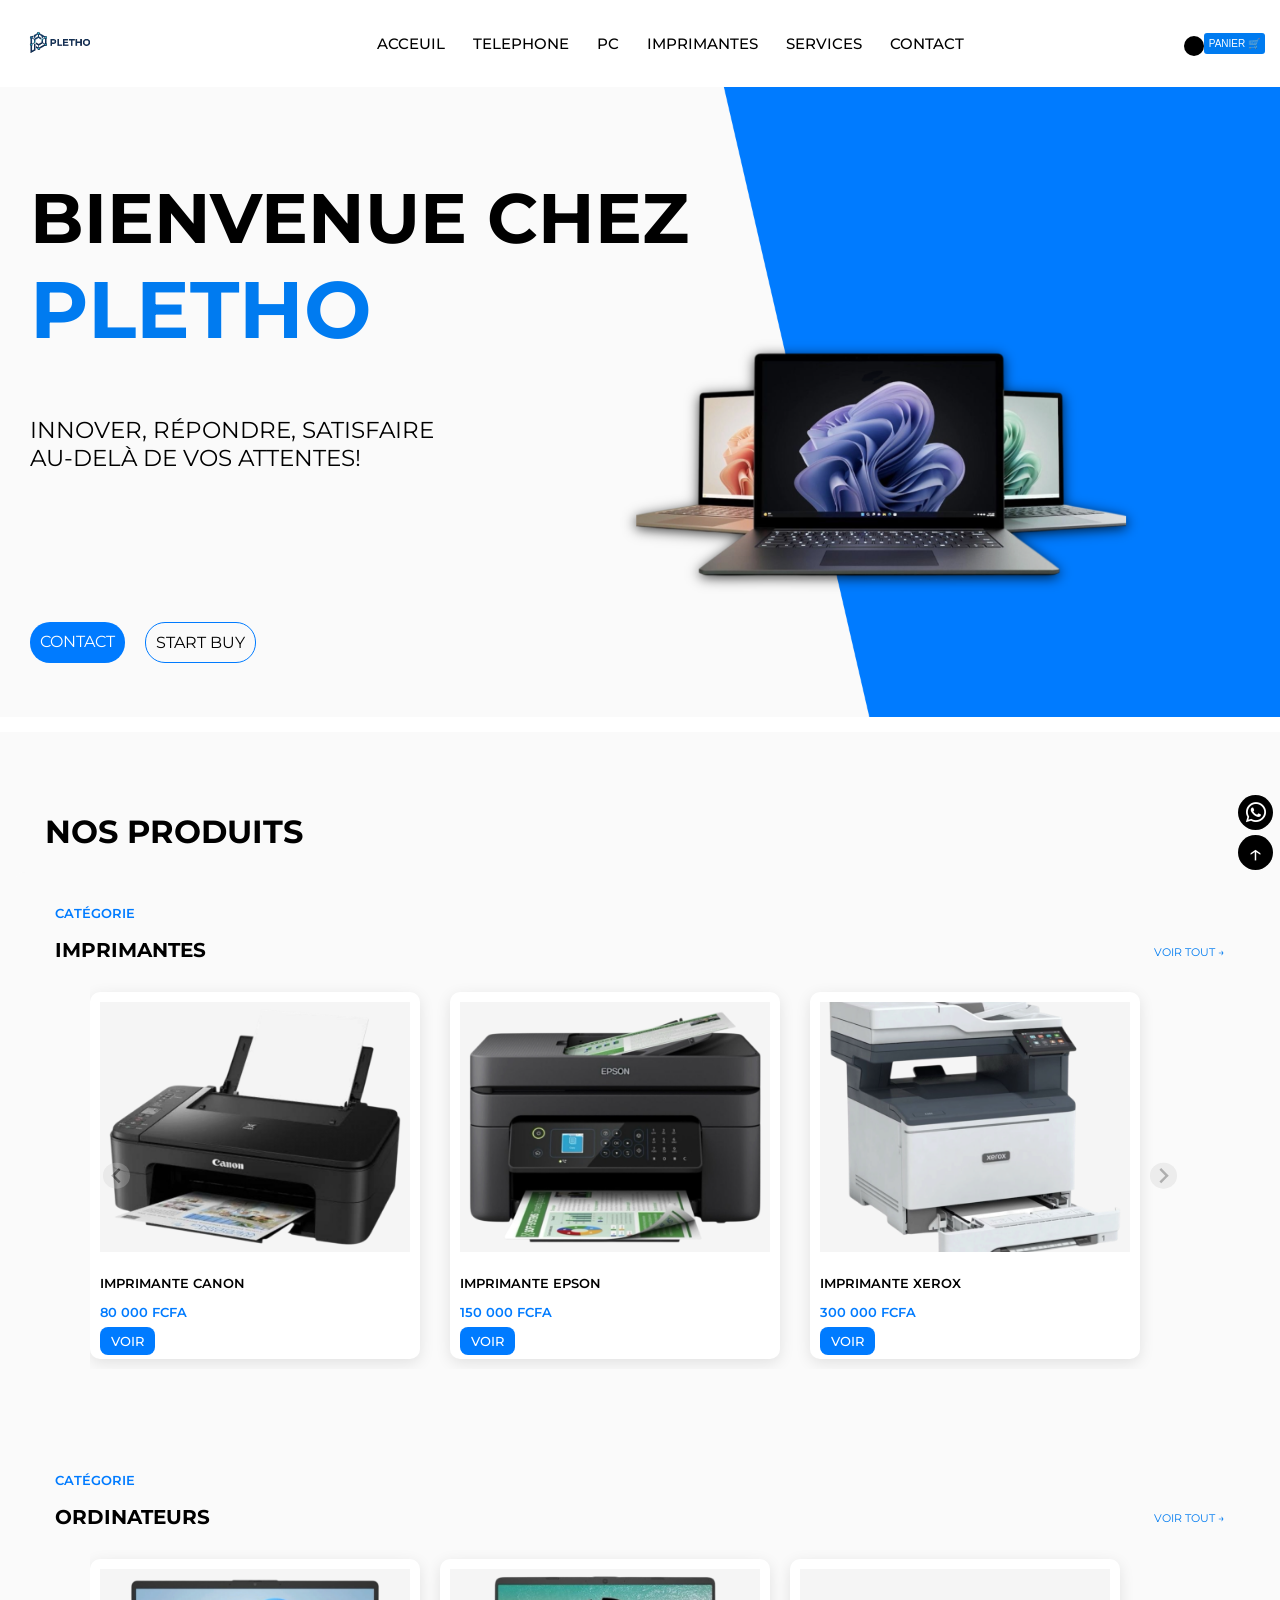
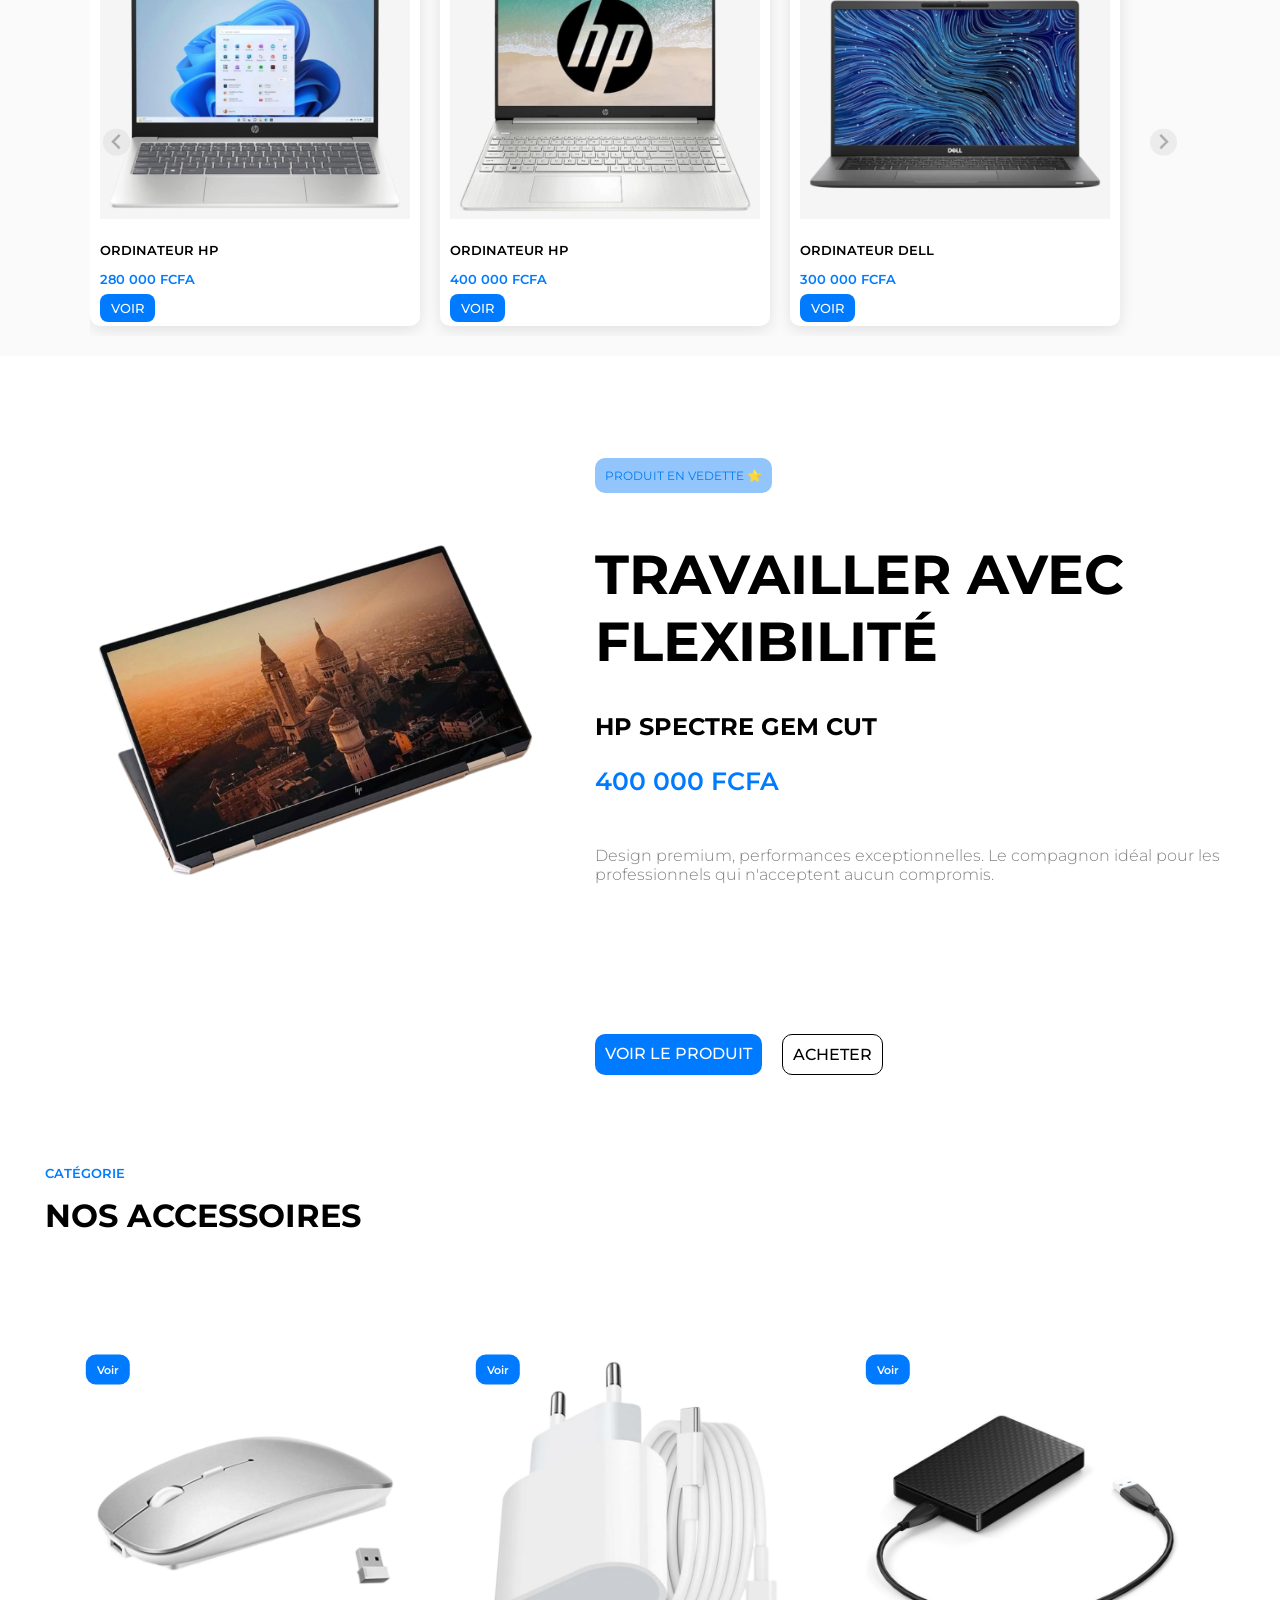
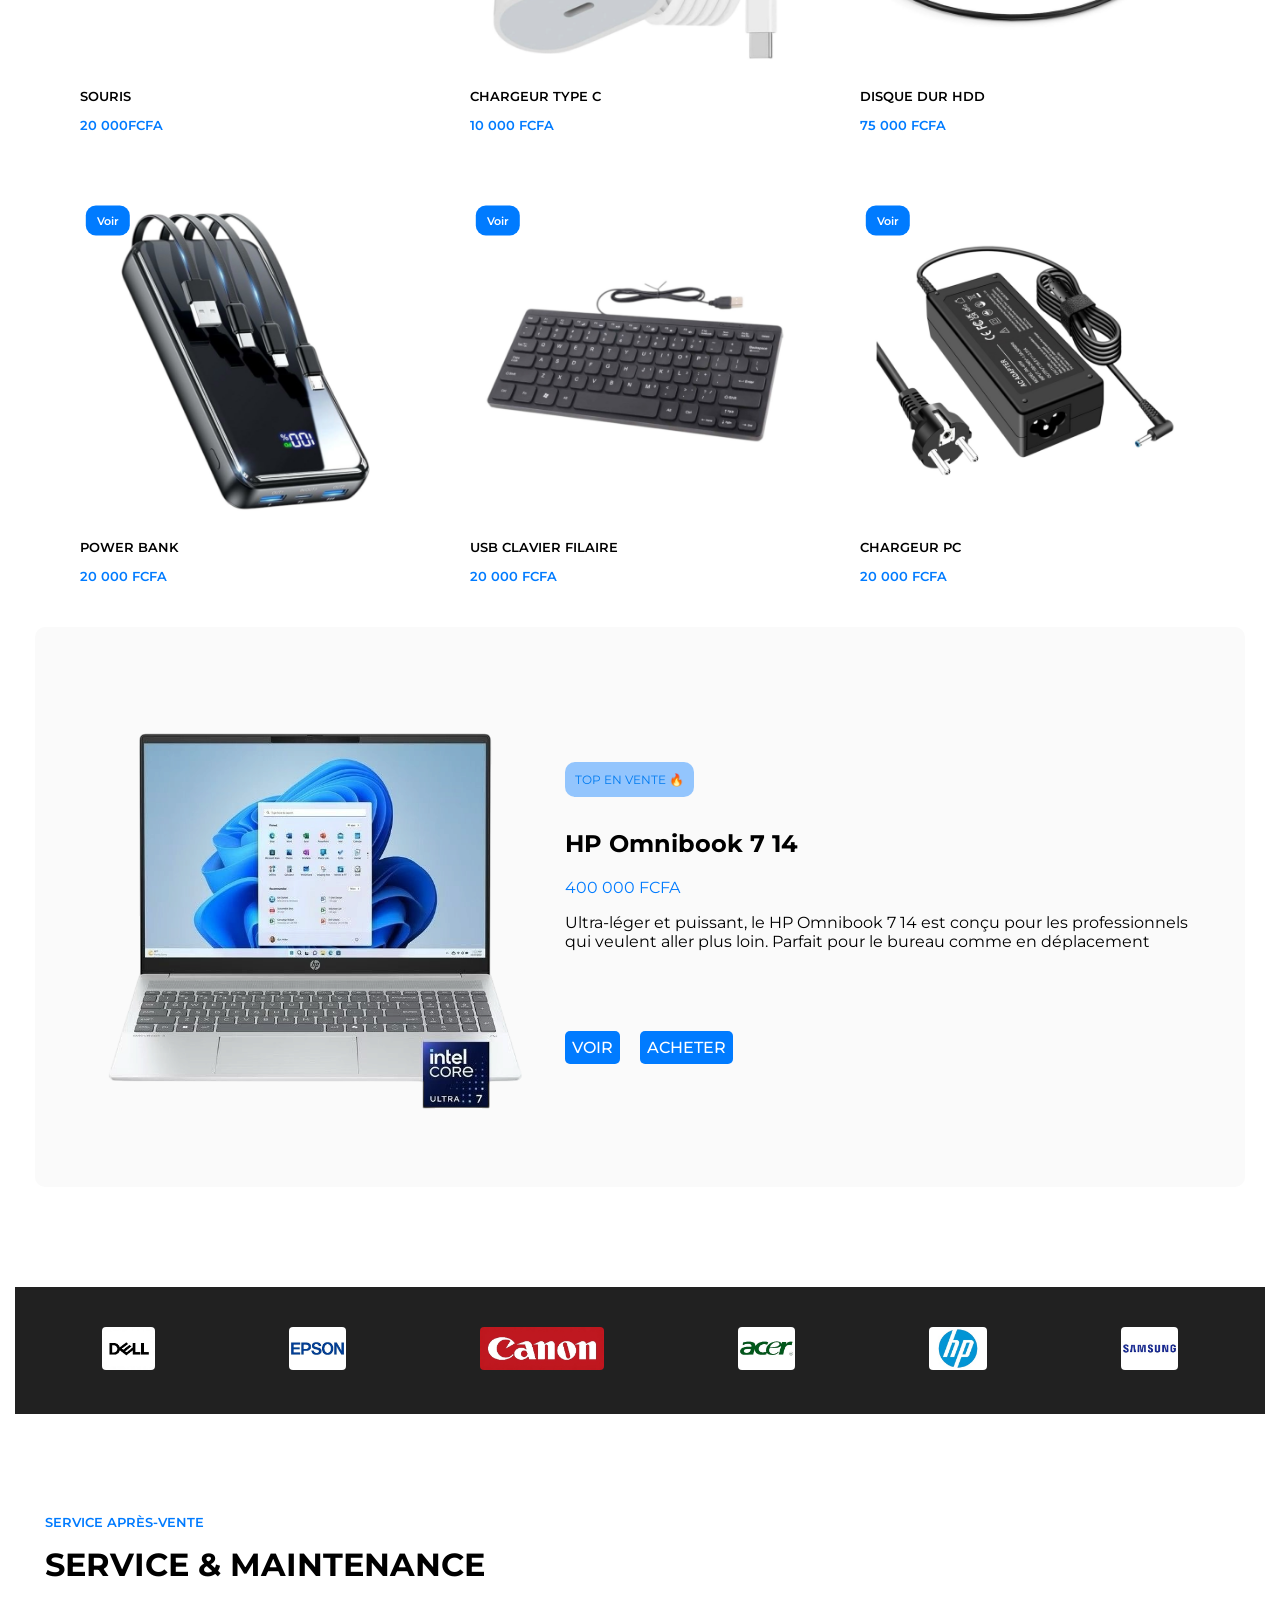
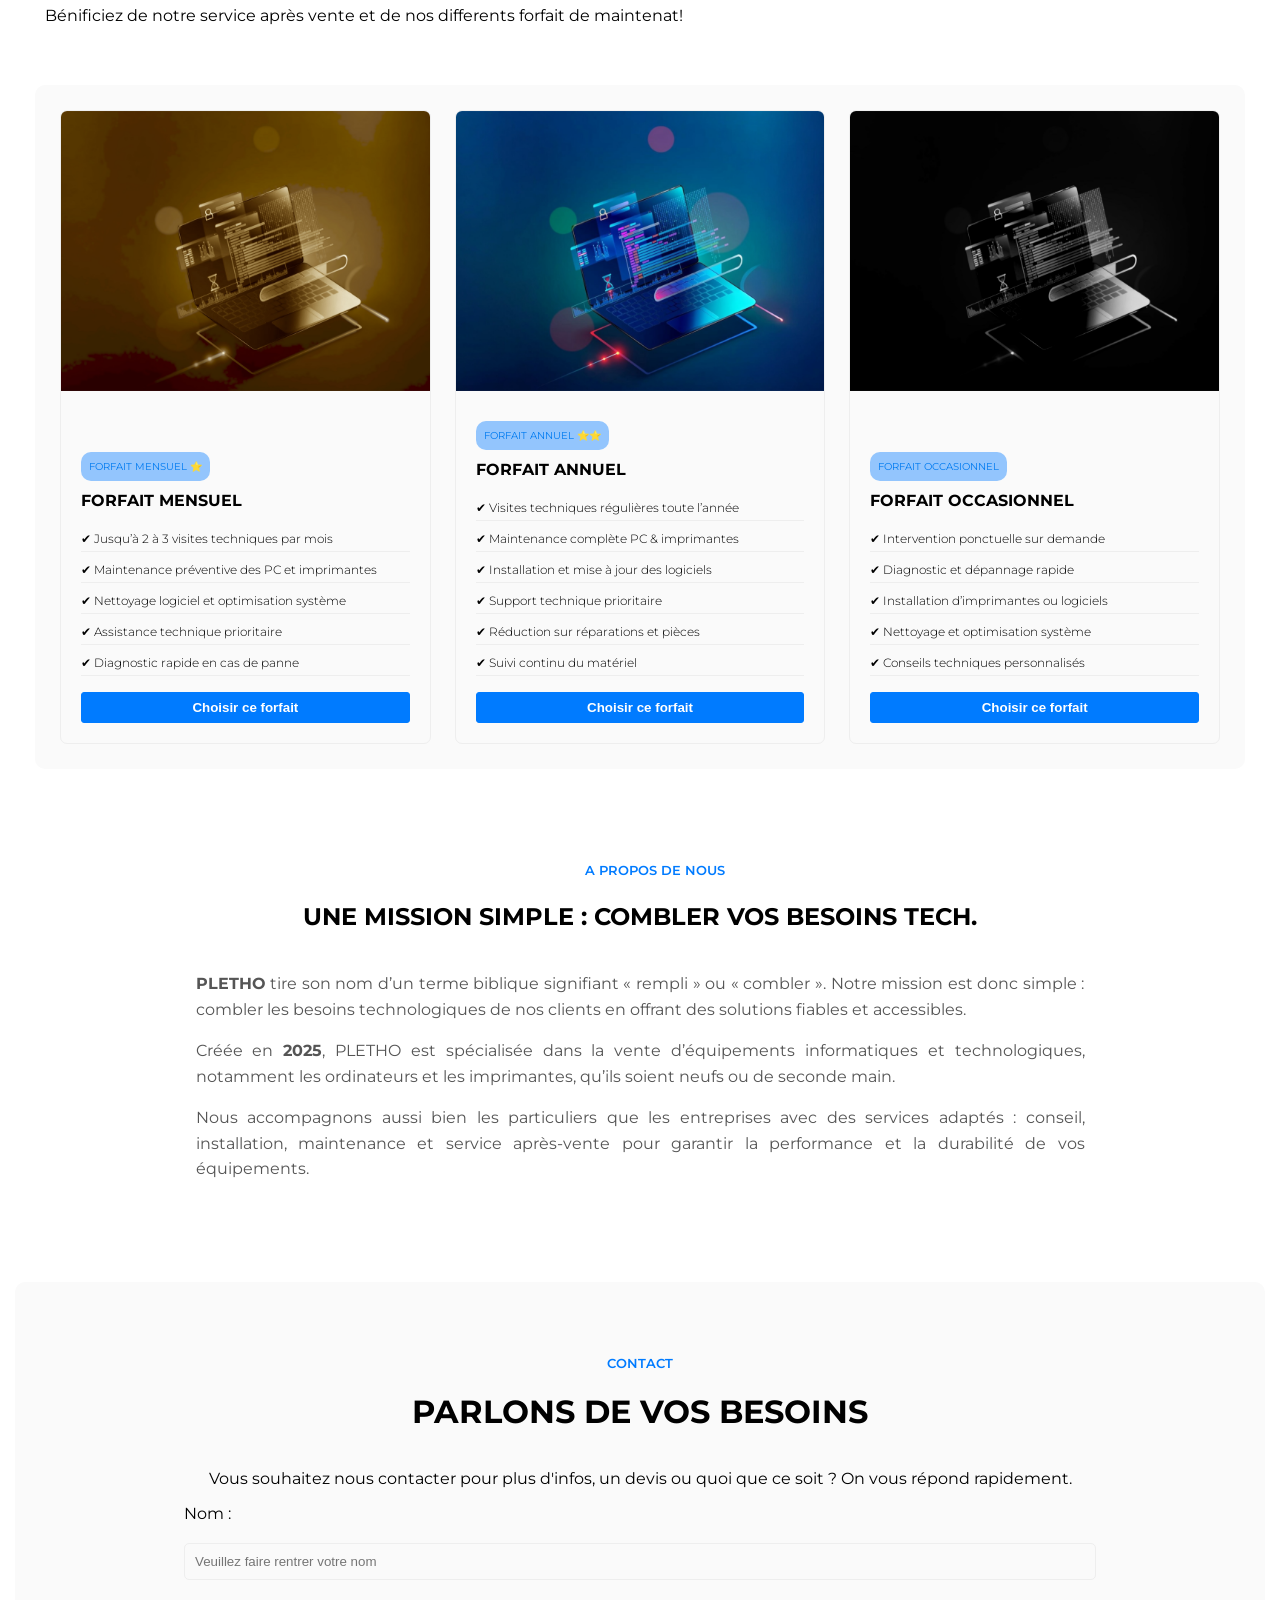
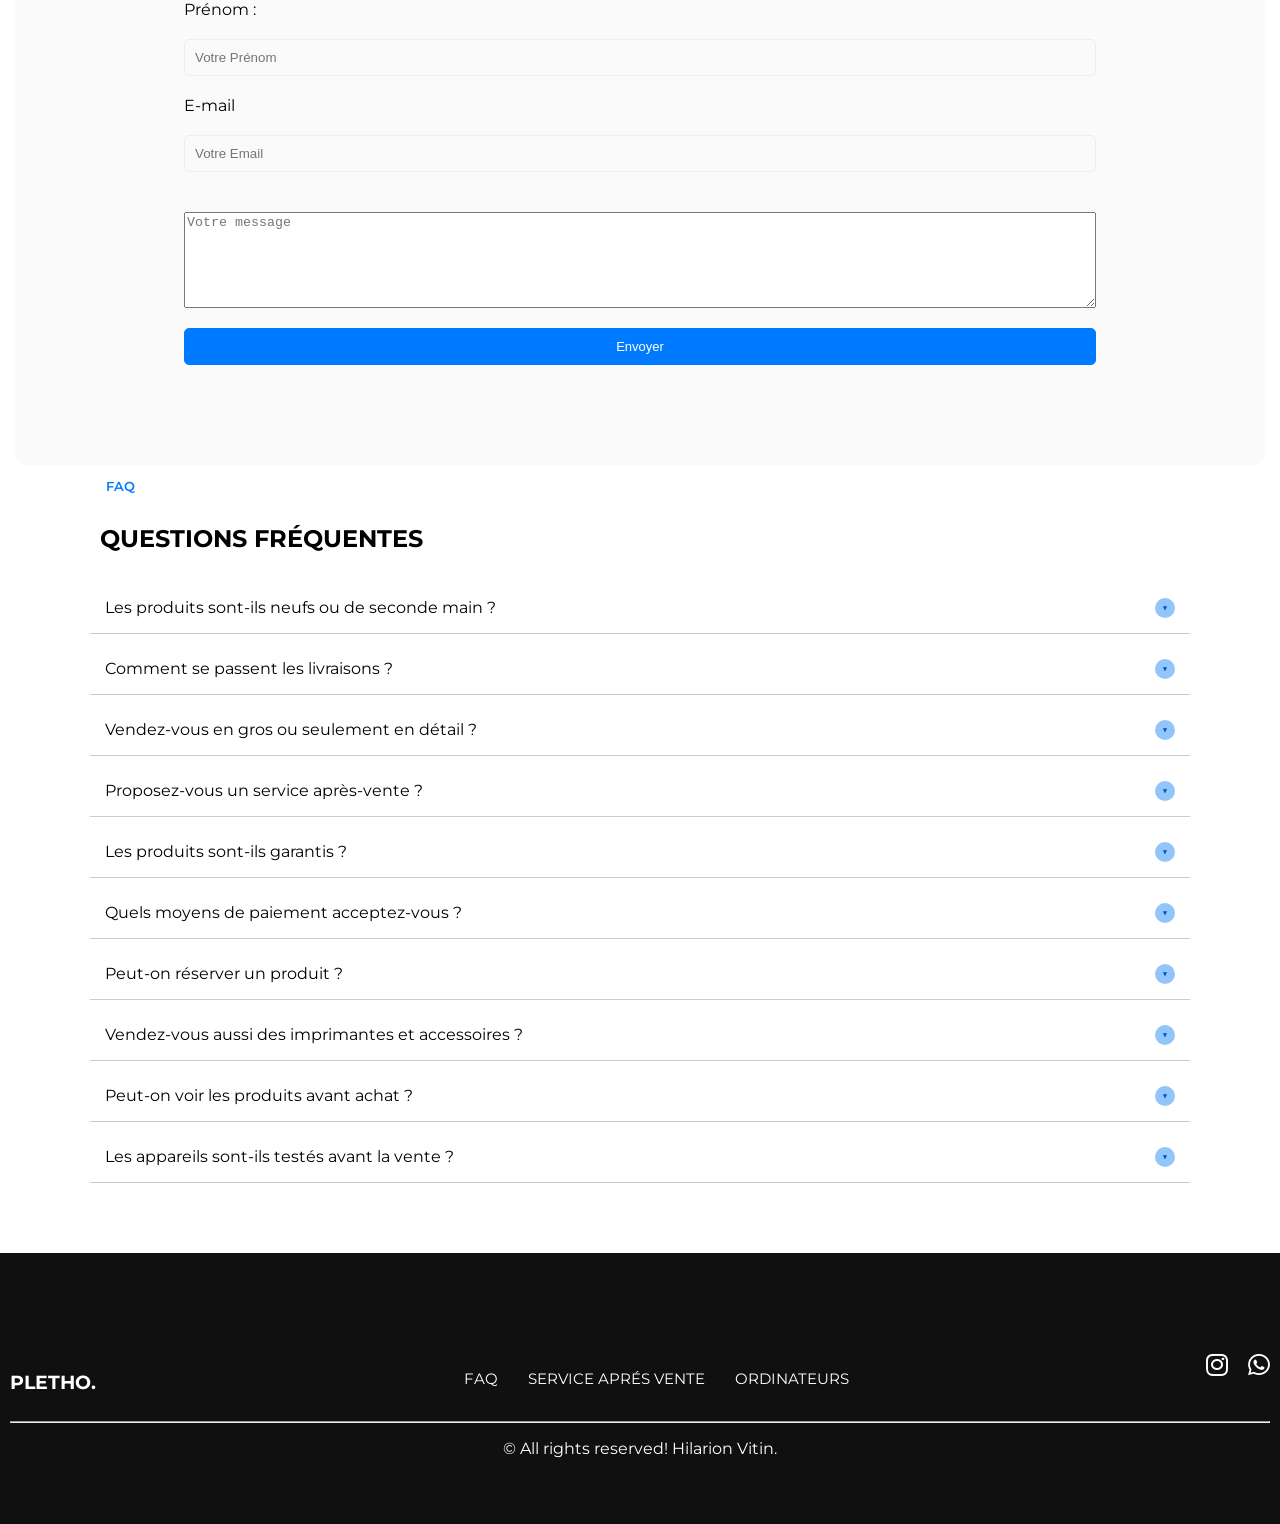
<file: index.html>
<?php
session_start();
$nb_panier = 0;
if (isset($_SESSION['panier'])) {
    foreach ($_SESSION['panier'] as $qte) {
        $nb_panier += $qte;
    }
}
?>


<!DOCTYPE html>
<html lang="en">
<head>
    <meta charset="UTF-8">
    <meta name="viewport" content="width=device-width, initial-scale=1.0">
    <title>Document</title>
    <link rel="stylesheet" href="style.css">
    <link rel="preconnect" href="https://fonts.googleapis.com">
<link rel="preconnect" href="https://fonts.gstatic.com" crossorigin>
<link href="https://fonts.googleapis.com/css2?family=Montserrat:ital,wght@0,100..900;1,100..900&display=swap" rel="stylesheet">
<link rel="stylesheet" href="https://cdn.jsdelivr.net/npm/@splidejs/splide@4.1.4/dist/css/splide.min.css">
<link rel="stylesheet" href="https://unpkg.com/aos@2.3.1/dist/aos.css">
<link rel="stylesheet" href="https://cdnjs.cloudflare.com/ajax/libs/font-awesome/6.5.1/css/all.min.css">

</head>
<body>
    <header>
  
        <div class="top">
            <div class="logo">
                <a href=""><img src="images/Photoroom_20260403_161500.PNG" alt="" style="height: 75px;"></a>
            </div>
        
            <nav class="navbar">
                <ul>
                    <li><a href="index.php">ACCEUIL</a></li>
                    <li><a href="telephone.php">TELEPHONE</a></li>
                    <li><a href="ordinateurs.php">PC</a></li>
                    <li><a href="imprimantes.php">IMPRIMANTES</a></li>
                    <li><a href="services.php">SERVICES</a></li>
                    <li><a href="#contact">CONTACT</a></li>
                </ul>
            </nav>
        
            <!-- PANIER + BURGER groupés ensemble -->
            <div class="right-controls">
                <div class="icones">
                    <a href="panier.php" id="panier-icon">
                        <i class="ra ra-shopping-cart"></i>
                        <span id="panier-count"><?= $nb_panier ?></span>
                    </a>
                    <button class="pop" style="color: white; background-color: #007bf0; font-weight: 500; font-size: 10px; border-radius: 3px; border: none; padding: 5px" >
    PANIER 🛒
</button>
                </div>
                <div class="burger" onclick="toggleMenu()">
                    <div></div>
                    <div></div>
                    <div></div>
                </div>
            </div>
        
            <div class="full-menu" id="fullMenu">
                <span onclick="toggleMenu()" style="color: black; padding-bottom: 60px; font-weight: 700; font-size: 20px; cursor: pointer;">X</span>
                <a href="index.php#home" onclick="toggleMenu()">ACCEUIL</a>
                <a href="" onclick="toggleMenu()">TELEPHONE</a>
                <a href="ordinateurs.php" onclick="toggleMenu()">ORDINATEURS</a>
                <a href="imprimantes.php" onclick="toggleMenu()">IMPRIMANTES</a>
                <a href="services.php" onclick="toggleMenu()">SERVICES</a>
                <a href="index.php#contact" onclick="toggleMenu()">CONTACT</a>
            </div>
        </div>
        
        

        </div>
    </header>
    <div class="top1">
        <h2>BIENVENUE CHEZ <br> <span style="color: #007bf0;">PLETHO</span></h2>
        <p>INNOVER, RÉPONDRE, SATISFAIRE<br>AU-DELÀ DE VOS ATTENTES!</p>
        <div class="button">
            <a href="" class="button1">CONTACT</a>
            <a href="" class="button3">START BUY</a>
        </div>
    </div>
    <main id="top" style="margin-top: 0; background-color: #fafafa;">

<div style="background-color: #fafafa; margin-top: 0;">

        <h1 class="hhz" style="padding-top: 80px;"> NOS PRODUITS</h1>
        <section class="exemplaires">

            <!-- IMPRIMANTES -->
            <div class="product-block">
                <p class="blue" style="padding-left: 0;">Catégorie</p>
                <div style="display: flex; justify-content: space-between; align-items: center;">
              <h2>IMPRIMANTES</h2> 
              <a href="imprimantes.html" style="text-decoration: none; color: #007bf0; font-size: 11px;">VOIR TOUT →</a>
            </div>
              <div class="splide imprimantes" role="group">
                <div class="splide__track" style="padding: 10px;">
                  <div class="splide__list" style="padding: 5px;">
          
                    <div class="splide__slide card">
                      <img src="images/Photoroom_20260412_204533.PNG">
                      <div class="card-body">
                  
                        <p>IMPRIMANTE CANON</p>
                        <p class="prix">80 000 FCFA</p>
                        <a class="btn" href="achat.php?id=36" style="width: 100%;">VOIR</a>
                      </div>
                      
                    </div>
          
                    <div class="splide__slide card">
                      <img src="images/Photoroom_20260412_204516.PNG">
                      <div class="card-body">
                  
                        <p>IMPRIMANTE EPSON</p>
                        <p class="prix">150 000 FCFA</p>
                        <a class="btn" href="achat.php?id=34">VOIR</a>
                      </div>
                    </div>
          
                    <div class="splide__slide card">
                      <img src="images/Photoroom_20260412_204454.PNG">
                      <div class="card-body">
           
                        <p>IMPRIMANTE XEROX</p>
                        <p class="prix">300 000 FCFA</p>
                        <a class="btn" href="achat.php?id=35">VOIR</a>
                      </div>
                    </div>



          
                  </div>
                </div>
              </div>
            </div>
          
            <!-- ORDINATEURS -->
            <div class="product-block">
                <p class="blue" style="padding-left: 0;">Catégorie</p>
                <div style="display: flex; justify-content: space-between; align-items: center;">
                    <h2>ORDINATEURS</h2> 
                    <a href="ordinateurs.html" style="text-decoration: none; color: #007bf0; font-size: 11px;">VOIR TOUT →</a>
                    </div>
              <div class="splide ordinateurs" role="group">
                <div class="splide__track" style="padding: 10px;">
                  <div class="splide__list" style="padding: 5px;">
          
                    <div class="splide__slide card">
                      <img src="images/Photoroom_20260412_204344.PNG">
                      <div class="card-body">
                
                        <p>ORDINATEUR HP</p>
                        <p class="prix">280 000 FCFA</p>
                        <a class="btn" href="achat.html">VOIR</a>
                      </div>
                      
                    </div>
          
                    <div class="splide__slide card">
                      <img src="images/Photoroom_20260412_204433.PNG">
                      <div class="card-body">
              
                        <p>ORDINATEUR HP</p>
                        <p class="prix">400 000 FCFA</p>
                        <a class="btn" href="achat.html">VOIR</a>
                      </div>
                    </div>
          
                    <div class="splide__slide card">
                      <img src="images/Photoroom_20260412_204411.PNG">
                      <div class="card-body">
            
                        <p>ORDINATEUR DELL</p>
                        <p class="prix">300 000 FCFA</p>
                        <a class="btn" href="achat.html">VOIR</a>
                      </div>
                    </div>



          
                  </div>
                </div>
              </div>
          
            </div>
          
          </section>

          </main>

          <main>
        </div>

          <div class="kk" style="display: flex;">
            <div class="carré"></div>
            <img src="images/Photoroom_20260412_184216.PNG" alt="">
            
            <div class="sss">

                <p style="padding: 10px; font-size: 12px; background-color: #93C5FD; color: #007bf0; display: inline-block; border-radius: 10px;">PRODUIT EN VEDETTE ⭐️</p>
                <h1>TRAVAILLER AVEC FLEXIBILITÉ</h1>
                <h2>HP SPECTRE GEM CUT</h2>
                <p class="prix" style="font-weight: 600; font-size: 25px;">400 000 FCFA</p>
                <p style="font-weight: 300; color: grey; padding-top: 25px;">Design premium, performances exceptionnelles. Le compagnon idéal pour les professionnels qui n'acceptent aucun compromis.</p>

                <div class="buton">
                    <a href="achat.html" class="button6" style="color: white;">VOIR LE PRODUIT</a>
                    <a href="" class="button7">ACHETER</a>
                </div>
            </div>

  
        </div>

        <div class="p" style="flex-direction: column;">
            <a href="https://wa.me/221778407647" target="_blank" style="padding: 5px; border-radius: 100%; bottom: 70px; right: 7px; background-color: black; position: fixed; text-decoration: none; color: white; width: 25px; height: 25px; align-items: center; font-size: 23px; display: flex; justify-content: center; z-index: 9998;">
                <i class="fa-brands fa-whatsapp"></i>
              </a>
            <a href="#top" style="padding: 5px; border-radius: 100%; bottom: 30px; right: 7px; background-color: black; position: fixed; text-decoration: none; color: white; width: 25px; height: 25px; align-items: center; font-size: 25px; display: flex; justify-content: center; z-index: 9998;">↑</a>
           </div>
           <p class="blue">Catégorie</p>
             <h1 class="hhz"> NOS ACCESSOIRES</h1>
    <div class="accessoires">


        
     
        
        <div class="exemple" data-aos="fade-left">
        <img src="images/Souris .JPG">
        <div class="button2">

            <a href="achat.php?id=3">Voir</a>
        </div>
        <p>SOURIS</p>
        <p class="prix">20 000FCFA</p>
        </div>
        
          <div class="exemple" data-aos="fade-left">
        <img src="images/Types.JPG">
        <div class="button2">
   
   
            <a href="achat.php?id=2">Voir</a>
        </div>
        <p>CHARGEUR TYPE C</p>
        <p class="prix">10 000 FCFA</p>
        </div>
        <div class="exemple" data-aos="fade-left">
        <img src="images/Disque .JPG">
        <div class="button2">

    
            <a href="achat.php?id=4">Voir</a>
        </div>
        <p>DISQUE DUR HDD</p>
        <p class="prix">75 000 FCFA</p>
        </div>
        

        

        
    
        
        <div class="exemple" data-aos="fade-left">
        <img src="images/Charge.JPG">
        <div class="button2">
 
     
            <a href="achat.php?id=5">Voir</a>
        </div>
        <p>POWER BANK</p>
        <p class="prix">20 000 FCFA</p>
        </div>
        
        <div class="exemple" data-aos="fade-left">
        <img src="images/Clavier.JPG">
        <div class="button2">

      
            <a href="achat.php?id=1">Voir</a>
        </div>
        <p>USB CLAVIER FILAIRE</p>
        <p class="prix">20 000 FCFA</p>
        </div>
        
        <div class="exemple" data-aos="fade-left">
        <img src="images/Chargeurpc.JPG">
        <div class="button2">

      
            <a href="achat.php?id=6">Voir</a>
        </div>
        <p>CHARGEUR PC</p>
        <p class="prix">20 000 FCFA</p>
        </div>
        
     
        
        
        </div>


        <div class="white" style="padding: 30px; text-align: start;">  
      
       
    <div class="info2" data-aos="fade-left">
        <img src="images/Photoroom_20260412_201642.PNG" alt="" srcset="">
        <div class="infoo">
            <p style="padding: 10px; font-size: 12px; background-color: #93C5FD; color: #007bf0; display: inline-block; border-radius: 10px;">TOP EN VENTE 🔥</p>
            <h2>HP Omnibook 7 14</h2>
            <p class="prix">400 000 FCFA</p>
<p>Ultra-léger et puissant, le HP Omnibook 7 14 est conçu pour les professionnels qui veulent aller plus loin. Parfait pour le bureau comme en déplacement</p>

            <div class="buttonn" data-aos="fade-right">
                <a href="achat.html" id="add-to-cart" class="button4">VOIR</a>
                <a href="" id="add-to-cart" class="button4">ACHETER</a>
            </div>
        </div>
    </div>
    </div>
        
    <div class="marques">
        <a href=""> <img src="images/Dell1.JPG" alt="" srcset=""></a>
        <a href=""> <img src="images/Epson.JPG" alt="" srcset=""></a>
        <a href=""> <img src="images/Canon.JPG" alt="" srcset=""></a>
        <a href=""> <img src="images/Acer.JPG" alt="" srcset=""></a>
        <a href=""> <img src="images/Hp.JPG" alt="" srcset=""></a>
        <a href=""><img src="images/Samsung.JPG" alt="" srcset=""></a>
         </div>


                <div class="forf">
                    <p class="blue" style="text-align: start;">Service après-vente</p>
                    <h1 class="hhz">SERVICE & MAINTENANCE</h1>
                <p style="padding-left: 30px; text-align: start;">Bénificiez de notre service après vente et de nos differents forfait de maintenat!</p>
                </div> 
     
           
                
                <div class="forfait" data-aos="fade-up">
                
                    <!-- FORFAIT MENSUEL -->
                    <a href="maintenance.php" class="carte">
                        <img src="images/H2.JPG" alt="">
                
                        <div class="cartetext">
                            <p style="padding: 8px; background-color: #93C5FD; color: #007bf0; border-radius: 10px; font-size: 10px; display: inline-block;"> FORFAIT MENSUEL ⭐️</p>
                            <h4>FORFAIT MENSUEL</h4>
                
                            <ul>
                                <li>✔ Jusqu’à 2 à 3 visites techniques par mois</li>
                                <li>✔ Maintenance préventive des PC et imprimantes</li>
                                <li>✔ Nettoyage logiciel et optimisation système</li>
                                <li>✔ Assistance technique prioritaire</li>
                                <li>✔ Diagnostic rapide en cas de panne</li>
                            </ul>
                
                  
                            <button id="add-to-cart">Choisir ce forfait</button>
                        </div>
                    </a>
                
                
                    <!-- FORFAIT ANNUEL -->
                    <a href="maintenance.php" class="carte">
                        <img src="images/H1.PNG" alt="">
                
                        <div class="cartetext">
                            <p style="padding: 8px; background-color: #93C5FD; color: #007bf0; border-radius: 10px; font-size: 10px; display: inline-block;"> FORFAIT ANNUEL ⭐️⭐️</p>
                            <h4>FORFAIT ANNUEL</h4>
                
                            <ul>
                                <li>✔ Visites techniques régulières toute l’année</li>
                                <li>✔ Maintenance complète PC & imprimantes</li>
                                <li>✔ Installation et mise à jour des logiciels</li>
                                <li>✔ Support technique prioritaire</li>
                                <li>✔ Réduction sur réparations et pièces</li>
                                <li>✔ Suivi continu du matériel</li>
                            </ul>
                
                            <button id="add-to-cart">Choisir ce forfait</button>
                        </div>
                    </a>
                
                
                    <!-- FORFAIT OCCASIONNEL -->
                    <a href="maintenance.php" class="carte">
                        <img src="images/H3.JPG" alt="">
                
                        <div class="cartetext">
                            <p style="padding: 8px; background-color: #93C5FD; color: #007bf0; border-radius: 10px; font-size: 10px; display: inline-block;"> FORFAIT OCCASIONNEL</p>
                            <h4>FORFAIT OCCASIONNEL</h4>
                
                            <ul>
                                <li>✔ Intervention ponctuelle sur demande</li>
                                <li>✔ Diagnostic et dépannage rapide</li>
                                <li>✔ Installation d’imprimantes ou logiciels</li>
                                <li>✔ Nettoyage et optimisation système</li>
                                <li>✔ Conseils techniques personnalisés</li>
                            </ul>
                
                    
                            <button id="add-to-cart">Choisir ce forfait</button>
                        </div>
                    </a>
                
        
                
                </div>

                <section class="about" id="ABOUT">
                    <p class="blue" style="padding-top: 80px;">A propos de nous</p>
                    <h1 style="padding-top: 4px;">UNE MISSION SIMPLE :
                        COMBLER VOS BESOINS TECH.</h1>
                
                
                    <div class="about-columns">
                        <div class="col">
                         
                    <p>
                        <strong>PLETHO</strong> tire son nom d’un terme biblique signifiant 
                        « rempli » ou « combler ». Notre mission est donc simple : 
                        combler les besoins technologiques de nos clients en offrant 
                        des solutions fiables et accessibles.
                    </p>
                
                    <p>
                        Créée en <strong>2025</strong>, PLETHO est spécialisée dans la 
                        vente d’équipements informatiques et technologiques, notamment 
                        les ordinateurs et les imprimantes, qu’ils soient neufs ou de seconde main.
                    </p>
                
                    <p>
                        Nous accompagnons aussi bien les particuliers que les entreprises 
                        avec des services adaptés : conseil, installation, maintenance 
                        et service après-vente pour garantir la performance et la durabilité 
                        de vos équipements.
                    </p>
                       
                        </div>
                
                      
                    </div>
                </section>
                <div class="contact" id="contact">
                    <p class="blue" style="padding-left: 0;">CONTACT</p>
                    <h1>PARLONS DE VOS BESOINS</h1>
                    <p>Vous souhaitez nous contacter pour plus d'infos, un devis ou quoi que ce soit ? On vous répond rapidement.</p>
                
                    <div class="form">
                   <label for="Name">Nom :</label>
                   <input type="text" id="Name" placeholder="Veuillez faire rentrer votre nom">
                
                   <label for="Prenom">Prénom :</label>
                   <input type="text" id="Prenom" placeholder="Votre Prénom">
                
                   <label for="Email">E-mail</label>
                   <input type="email" id="Email" placeholder="Votre Email">
                
                   <label for="Message"></label>
                   <textarea name="Message" id="Message" rows="6" placeholder="Votre message"></textarea>
                
                <button type="submit">Envoyer</button>
                    </div>
                </div>
                <section class="faq">
                    <p class="blue" style="text-align: start; padding-left: 16px;">FAQ</p>
                    <h2 style="padding: 10px; text-align: start;">QUESTIONS FRÉQUENTES</h2>
                
                    <!-- Question 1 -->
                    <div class="faq-item"  data-aos="fade-up">
                        <button class="faq-question">
                            Les produits sont-ils neufs ou de seconde main ?
                            <span class="arrow">▼</span>
                        </button>
                        <div class="faq-answer">
                            <p>Chaque produit possède une fiche détaillée indiquant clairement s’il est neuf ou de seconde main. Une section dédiée aux produits de seconde main sera également disponible.</p>
                        </div>
                    </div>
                
                    <!-- Question 2 -->
                    <div class="faq-item"  data-aos="fade-up">
                        <button class="faq-question">
                            Comment se passent les livraisons ?
                            <span class="arrow">▼</span>
                        </button>
                        <div class="faq-answer">
                            <p>La livraison est aux frais du client et s’effectue dans un délai maximum de 3 jours selon la localisation.</p>
                        </div>
                    </div>
                
                    <!-- Question 3 -->
                    <div class="faq-item"  data-aos="fade-up">
                        <button class="faq-question">
                            Vendez-vous en gros ou seulement en détail ?
                            <span class="arrow">▼</span>
                        </button>
                        <div class="faq-answer">
                            <p>Nous proposons la vente en gros pour les entreprises et organisations, ainsi que la vente en détail pour les particuliers.</p>
                        </div>
                    </div>
                
                    <!-- Question 4 -->
                    <div class="faq-item"  data-aos="fade-up">
                        <button class="faq-question">
                            Proposez-vous un service après-vente ?
                            <span class="arrow">▼</span>
                        </button>
                        <div class="faq-answer">
                            <p>Oui, nous offrons un service après-vente incluant diagnostic, réparation et assistance technique.</p>
                        </div>
                    </div>
                
                    <!-- Question 5 -->
                    <div class="faq-item"  data-aos="fade-up">
                        <button class="faq-question">
                            Les produits sont-ils garantis ?
                            <span class="arrow">▼</span>
                        </button>
                        <div class="faq-answer">
                            <p>Certains produits disposent d’une garantie. Les détails sont précisés sur chaque fiche produit.</p>
                        </div>
                    </div>
                
                    <!-- Question 6 -->
                    <div class="faq-item"  data-aos="fade-up">
                        <button class="faq-question">
                            Quels moyens de paiement acceptez-vous ?
                            <span class="arrow">▼</span>
                        </button>
                        <div class="faq-answer">
                            <p>Nous acceptons les paiements mobiles, les espèces et autres moyens selon disponibilité.</p>
                        </div>
                    </div>
                
                    <!-- Question 7 -->
                    <div class="faq-item"  data-aos="fade-up">
                        <button class="faq-question">
                            Peut-on réserver un produit ?
                            <span class="arrow">▼</span>
                        </button>
                        <div class="faq-answer">
                            <p>Oui, la réservation est possible pendant une durée limitée selon la disponibilité du produit.</p>
                        </div>
                    </div>
                
                    <!-- Question 8 -->
                    <div class="faq-item"  data-aos="fade-up">
                        <button class="faq-question">
                            Vendez-vous aussi des imprimantes et accessoires ?
                            <span class="arrow">▼</span>
                        </button>
                        <div class="faq-answer">
                            <p>Oui, nous proposons des imprimantes, accessoires informatiques et divers périphériques.</p>
                        </div>
                    </div>
                
                    <!-- Question 9 -->
                    <div class="faq-item"  data-aos="fade-up">
                        <button class="faq-question">
                            Peut-on voir les produits avant achat ?
                            <span class="arrow">▼</span>
                        </button>
                        <div class="faq-answer">
                            <p>Oui, vous pouvez nous contacter pour vérifier la disponibilité et organiser une présentation.</p>
                        </div>
                    </div>
                
                    <!-- Question 10 -->
                    <div class="faq-item"  data-aos="fade-up">
                        <button class="faq-question">
                            Les appareils sont-ils testés avant la vente ?
                            <span class="arrow">▼</span>
                        </button>
                        <div class="faq-answer">
                            <p>Oui, tous nos appareils sont testés et vérifiés avant la vente afin de garantir leur bon fonctionnement.</p>
                        </div>
                    </div>
                
                </section>
                  
    </main>
    <footer>

        <div class="foot">
            <div class="PLETHO">
                <h3>PLETHO.</h3>
            </div>
            <div class="others">
        <ul>
            <li><a href="">FAQ</a></li>
            <li><a href="">SERVICE APRÉS VENTE</a></li>
            <li><a href="">ORDINATEURS</a></li>
            <li><a href="Imprimantes"></a></li>
        </ul>
            </div>
        
            <div class="RS">
                <i> <a href="" class="fa-brands fa-instagram"></a></i>
                <i> <a href="" class="fa-brands fa-whatsapp"></a></i>
            </div>
        
        </div>
        <hr>
           <p style="text-align: center;"> &copy; All rights reserved! Hilarion Vitin.</p>
        </footer>
 <script src="script.js"></script>
 <script src="https://cdn.jsdelivr.net/npm/@splidejs/splide@4.1.4/dist/js/splide.min.js"></script>
 <script src="https://unpkg.com/aos@2.3.1/dist/aos.js"></script>
 <script>AOS.init({

    duration: 1500,
    once: true,
    offset: 50,
    easing: 'ease-in-out',


});

</script>



</body>
</html>
</file>
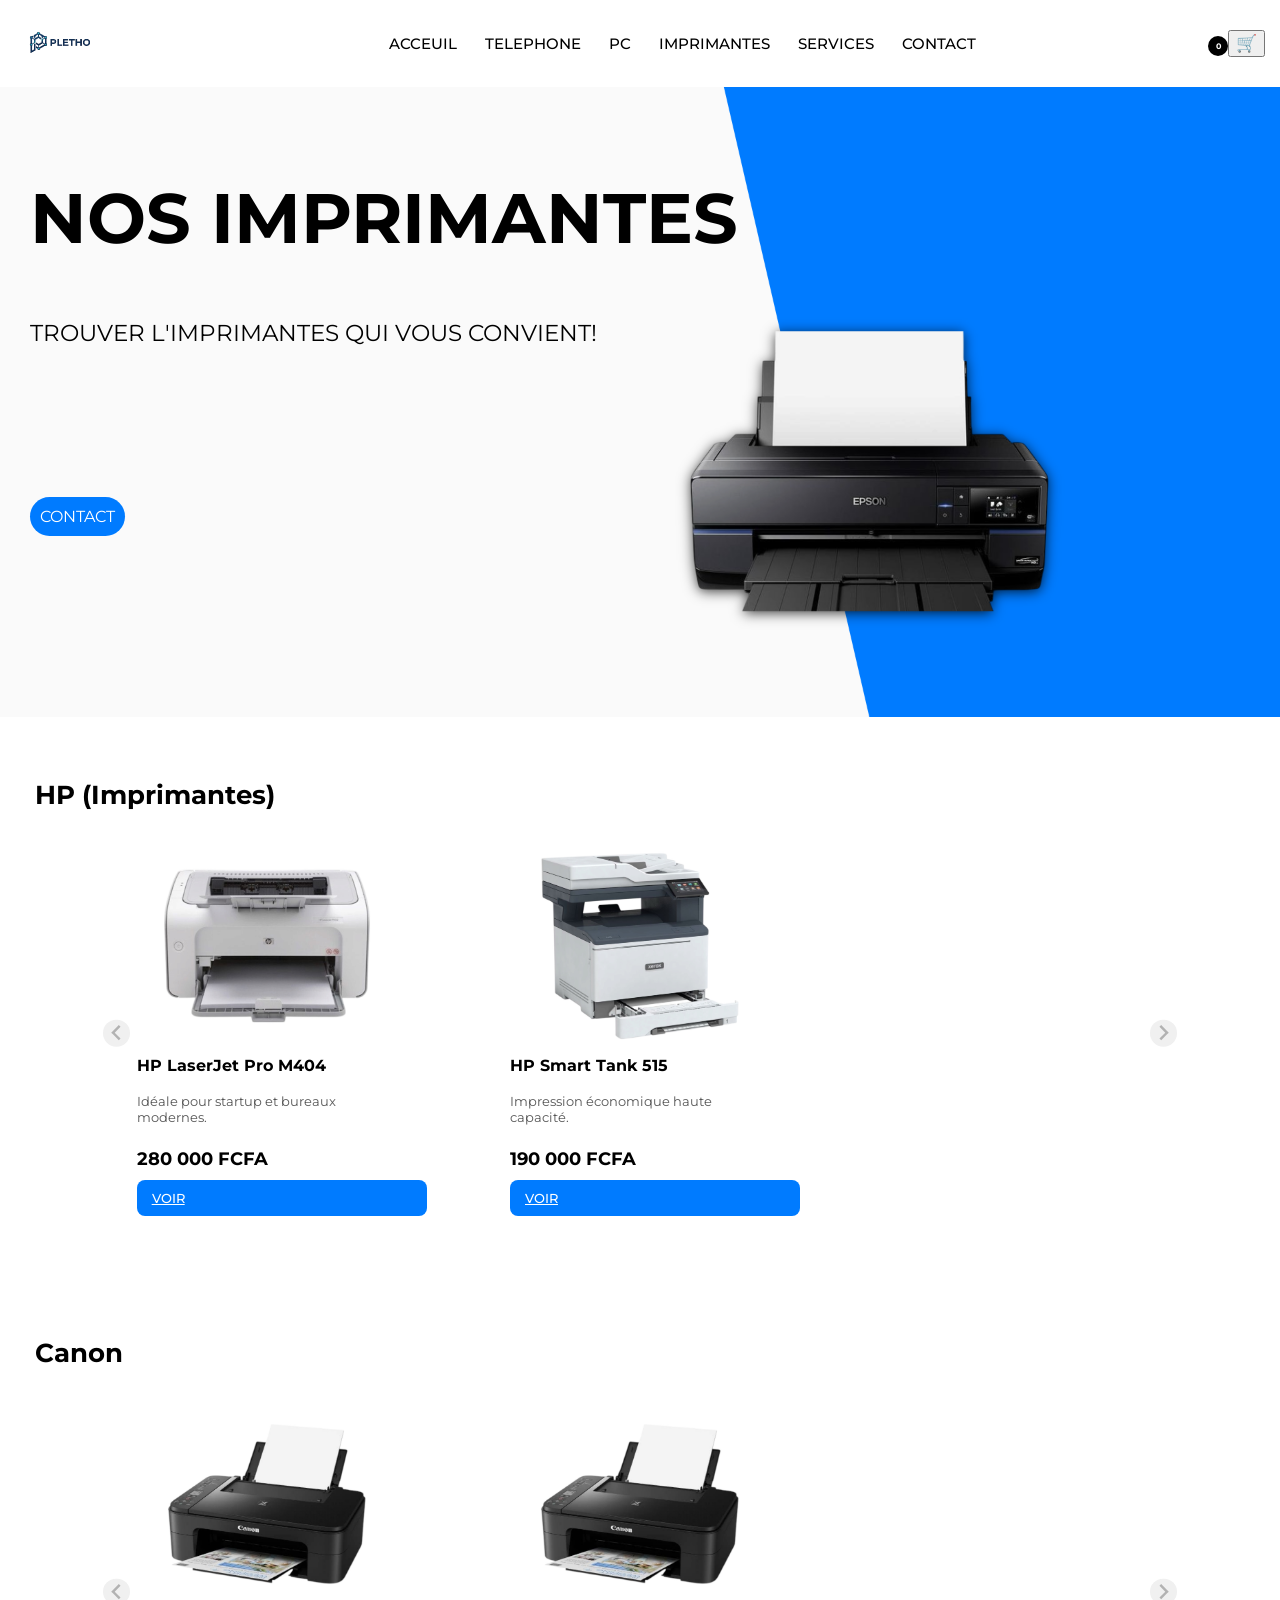
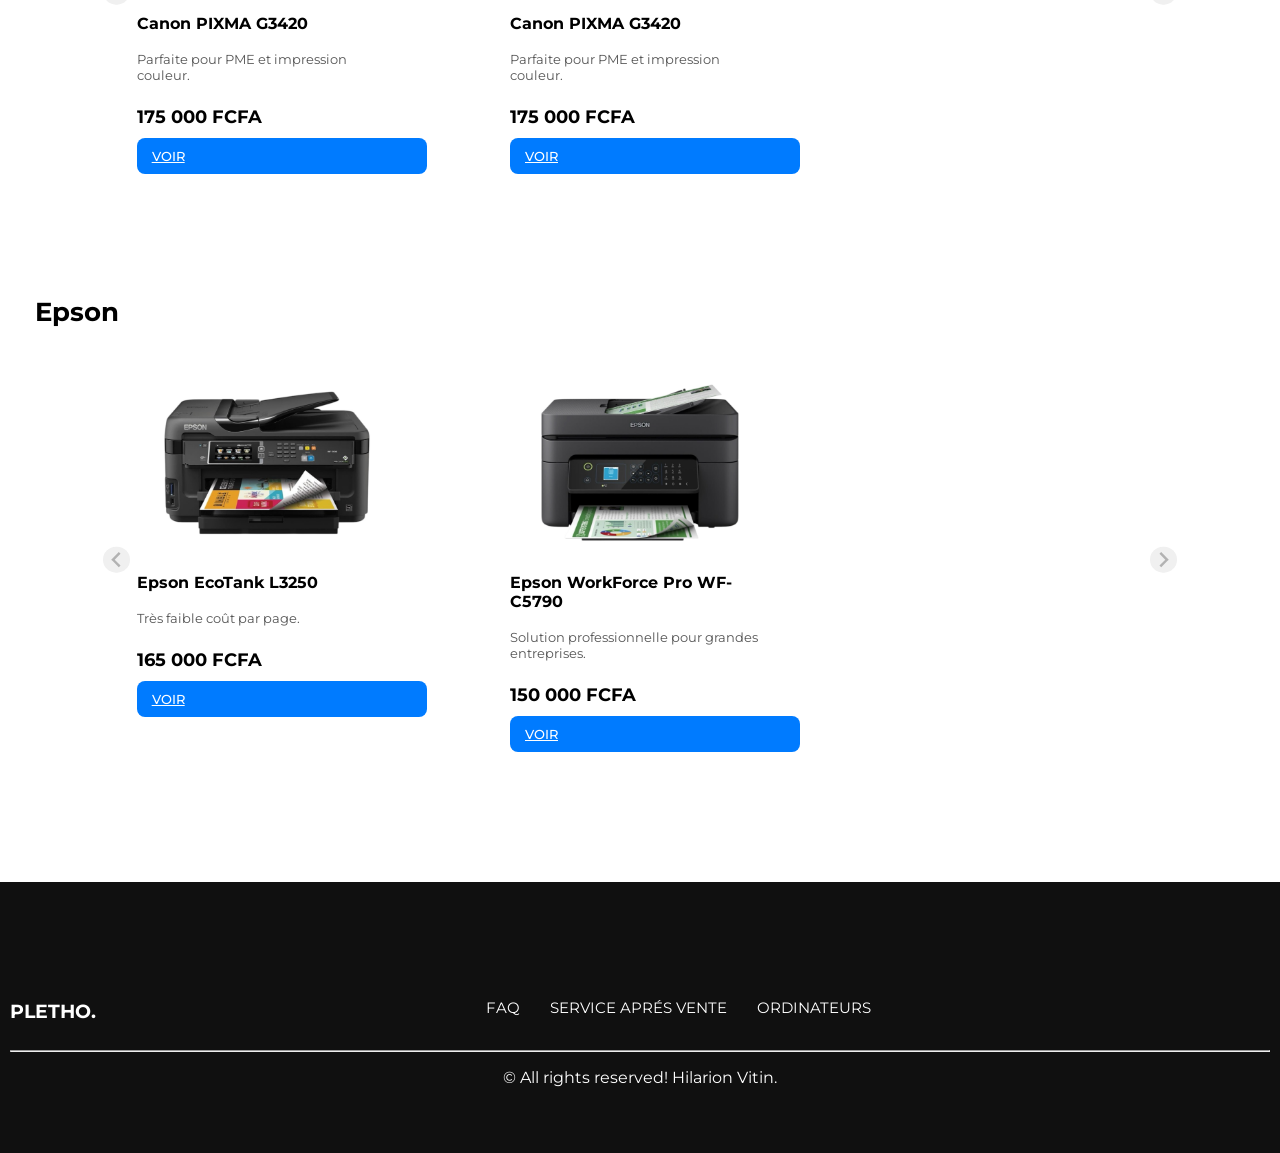
<file: imprimantes.html>
<!DOCTYPE html>
<html lang="en">
<head>
    <meta charset="UTF-8">
    <meta name="viewport" content="width=device-width, initial-scale=1.0">
    <title>Document</title>
    <link rel="stylesheet" href="style.css">
    <link rel="preconnect" href="https://fonts.googleapis.com">
<link rel="preconnect" href="https://fonts.gstatic.com" crossorigin>
<link href="https://fonts.googleapis.com/css2?family=Montserrat:ital,wght@0,100..900;1,100..900&display=swap" rel="stylesheet">
<link rel="stylesheet" href="https://unpkg.com/aos@2.3.1/dist/aos.css">


<link rel="stylesheet" href="https://cdn.jsdelivr.net/npm/@splidejs/splide@4/dist/css/splide.min.css">
</head>










<body>
  <header>
  
    <div class="top">
      <div class="logo">
          <a href=""><img src="images/Photoroom_20260403_161500.PNG" alt="" style="height: 75px;"></a>
      </div>
  
      <nav class="navbar">
          <ul>
              <li><a href="index.html">ACCEUIL</a></li>
              <li><a href="telephone.html">TELEPHONE</a></li>
              <li><a href="ordinateurs.html">PC</a></li>
              <li><a href="imprimantes.html">IMPRIMANTES</a></li>
              <li><a href="services.html">SERVICES</a></li>
              <li><a href="#contact">CONTACT</a></li>
          </ul>
      </nav>
  
      <!-- PANIER + BURGER groupés ensemble -->
      <div class="right-controls">
          <div class="icones">
              <a href="/panier" id="panier-icon">
                  <i class="ra ra-shopping-cart"></i>
                  <span id="panier-count">0</span>
              </a>
              <button id="add-to-cart" style="font-size: 17px;">🛒</button>
          </div>
          <div class="burger" onclick="toggleMenu()">
              <div></div>
              <div></div>
              <div></div>
          </div>
      </div>
  
      <div class="full-menu" id="fullMenu">
        <span onclick="toggleMenu()" style="color: white; padding-bottom: 60px; font-weight: 700; font-size: 20px; cursor: pointer;">X</span>
        <a href="index.html#home" onclick="toggleMenu()">ACCEUIL</a>
        <a href="" onclick="toggleMenu()">TELEPHONE</a>
        <a href="ordinateurs.html" onclick="toggleMenu()">ORDINATEURS</a>
        <a href="imprimantes.html" onclick="toggleMenu()">IMPRIMANTES</a>
        <a href="services.html" onclick="toggleMenu()">SERVICES</a>
        <a href="index.html#contact" onclick="toggleMenu()">CONTACT</a>
    </div>
  </div>
  

    </div>
</header>

    <div class="top2 impri">
        <h2>NOS IMPRIMANTES</h2>
        <p>TROUVER L'IMPRIMANTES QUI VOUS CONVIENT!</p>
        <div class="button">
            <a href="" class="button1">CONTACT</a>
          
        </div>
    </div>
    <main>
      
        <!-- ===== IMPRIMANTES HP ===== -->
        <section class="brand">
          <h2>HP (Imprimantes)</h2>
      
          <div class="splide">
            <div class="splide__track">
              <ul class="splide__list">
      
                <li class="splide__slide">
                  <div class="product-card">
             
                    <img src="images/Photoroom_20260326_234233 2.JPG">
                    <h3>HP LaserJet Pro M404</h3>
                    <p>Idéale pour startup et bureaux modernes.</p>
                    <span class="price">280 000 FCFA</span>
                    <a class="btn" href="achat.php?id=34">VOIR</a>
                  </div>
                </li>
      
                <li class="splide__slide">
                  <div class="product-card">
                    <img src="images/Photoroom_20260326_192448.JPG">
                    <h3>HP Smart Tank 515</h3>
                    <p>Impression économique haute capacité.</p>
                    <span class="price">190 000 FCFA</span>
                    <a class="btn" href="achat.php?id=34">VOIR</a>
                  </div>
                </li>
      
              </ul>
            </div>
          </div>
        </section>
      
      
        <!-- ===== CANON ===== -->
        <section class="brand">
          <h2>Canon</h2>
      
          <div class="splide">
            <div class="splide__track">
              <ul class="splide__list">
      
                <li class="splide__slide">
                  <div class="product-card">
                    <img src="images/Photoroom_20260326_192535.JPG">
                    <h3>Canon PIXMA G3420</h3>
                    <p>Parfaite pour PME et impression couleur.</p>
                    <span class="price">175 000 FCFA</span>
                    <a class="btn" href="achat.php?id=34">VOIR</a>
                  </div>
                </li>
      
                <li class="splide__slide">
                  <div class="product-card">
                    <img src="images/Photoroom_20260326_192535.JPG">
                    <h3>Canon PIXMA G3420</h3>
                    <p>Parfaite pour PME et impression couleur.</p>
                    <span class="price">175 000 FCFA</span>
                    <a class="btn" href="achat.php?id=34">VOIR</a>
                  </div>
                </li>
      
              </ul>
            </div>
          </div>
        </section>
      
      
        <!-- ===== EPSON ===== -->
        <section class="brand">
          <h2>Epson</h2>
      
          <div class="splide">
            <div class="splide__track">
              <ul class="splide__list">
      
                <li class="splide__slide">
                  <div class="product-card">
                    <img src="images/Photoroom_20260326_234221 2.JPG">
                    <h3>Epson EcoTank L3250</h3>
                    <p>Très faible coût par page.</p>
                    <span class="price">165 000 FCFA</span>
                    <a class="btn" href="achat.php?id=34">VOIR</a>
                  </div>
                </li>
      
                <li class="splide__slide">
                  <div class="product-card">
                    <img src="images/Photoroom_20260326_192405.JPG">
                    <h3>Epson WorkForce Pro WF-C5790</h3>
                    <p>Solution professionnelle pour grandes entreprises.</p>
                    <span class="price">150 000 FCFA</span>
                    <a class="btn" href="achat.php?id=34">VOIR</a>
                  </div>
                </li>
      
              </ul>
            </div>
          </div>
        </section>
      
    </main>
    <footer>

        <div class="foot">
            <div class="PLETHO">
                <h3>PLETHO.</h3>
            </div>
            <div class="others">
        <ul>
            <li><a href="">FAQ</a></li>
            <li><a href="">SERVICE APRÉS VENTE</a></li>
            <li><a href="">ORDINATEURS</a></li>
            <li><a href="Imprimantes"></a></li>
        </ul>
            </div>
        
            <div class="RS">
                <i> <a href="" class="fa-brands fa-instagram"></a></i>
                <i> <a href="" class="fa-brands fa-whatsapp"></a></i>
            </div>
        
        </div>
        <hr>
           <p style="text-align: center;"> &copy; All rights reserved! Hilarion Vitin.</p>
        </footer>
 <script src="script.js"></script>
 <script src="https://unpkg.com/aos@2.3.1/dist/aos.js"></script>
 <script>AOS.init({
    duration: 1700,
  once: true,
  offset: 80,

});
</script>

<script src="https://cdn.jsdelivr.net/npm/@splidejs/splide@4/dist/js/splide.min.js"></script>

<script>
document.addEventListener('DOMContentLoaded', function () {

  document.querySelectorAll('.splide').forEach(slider => {
    new Splide(slider, {
      perPage: 3,
      gap: '20px',
      arrows: true,
      pagination: false,

      breakpoints: {
        1024: { perPage: 2 },
        600: { perPage: 1 }
      }
    }).mount();
  });

});
</script>
</body>
</html>
</file>
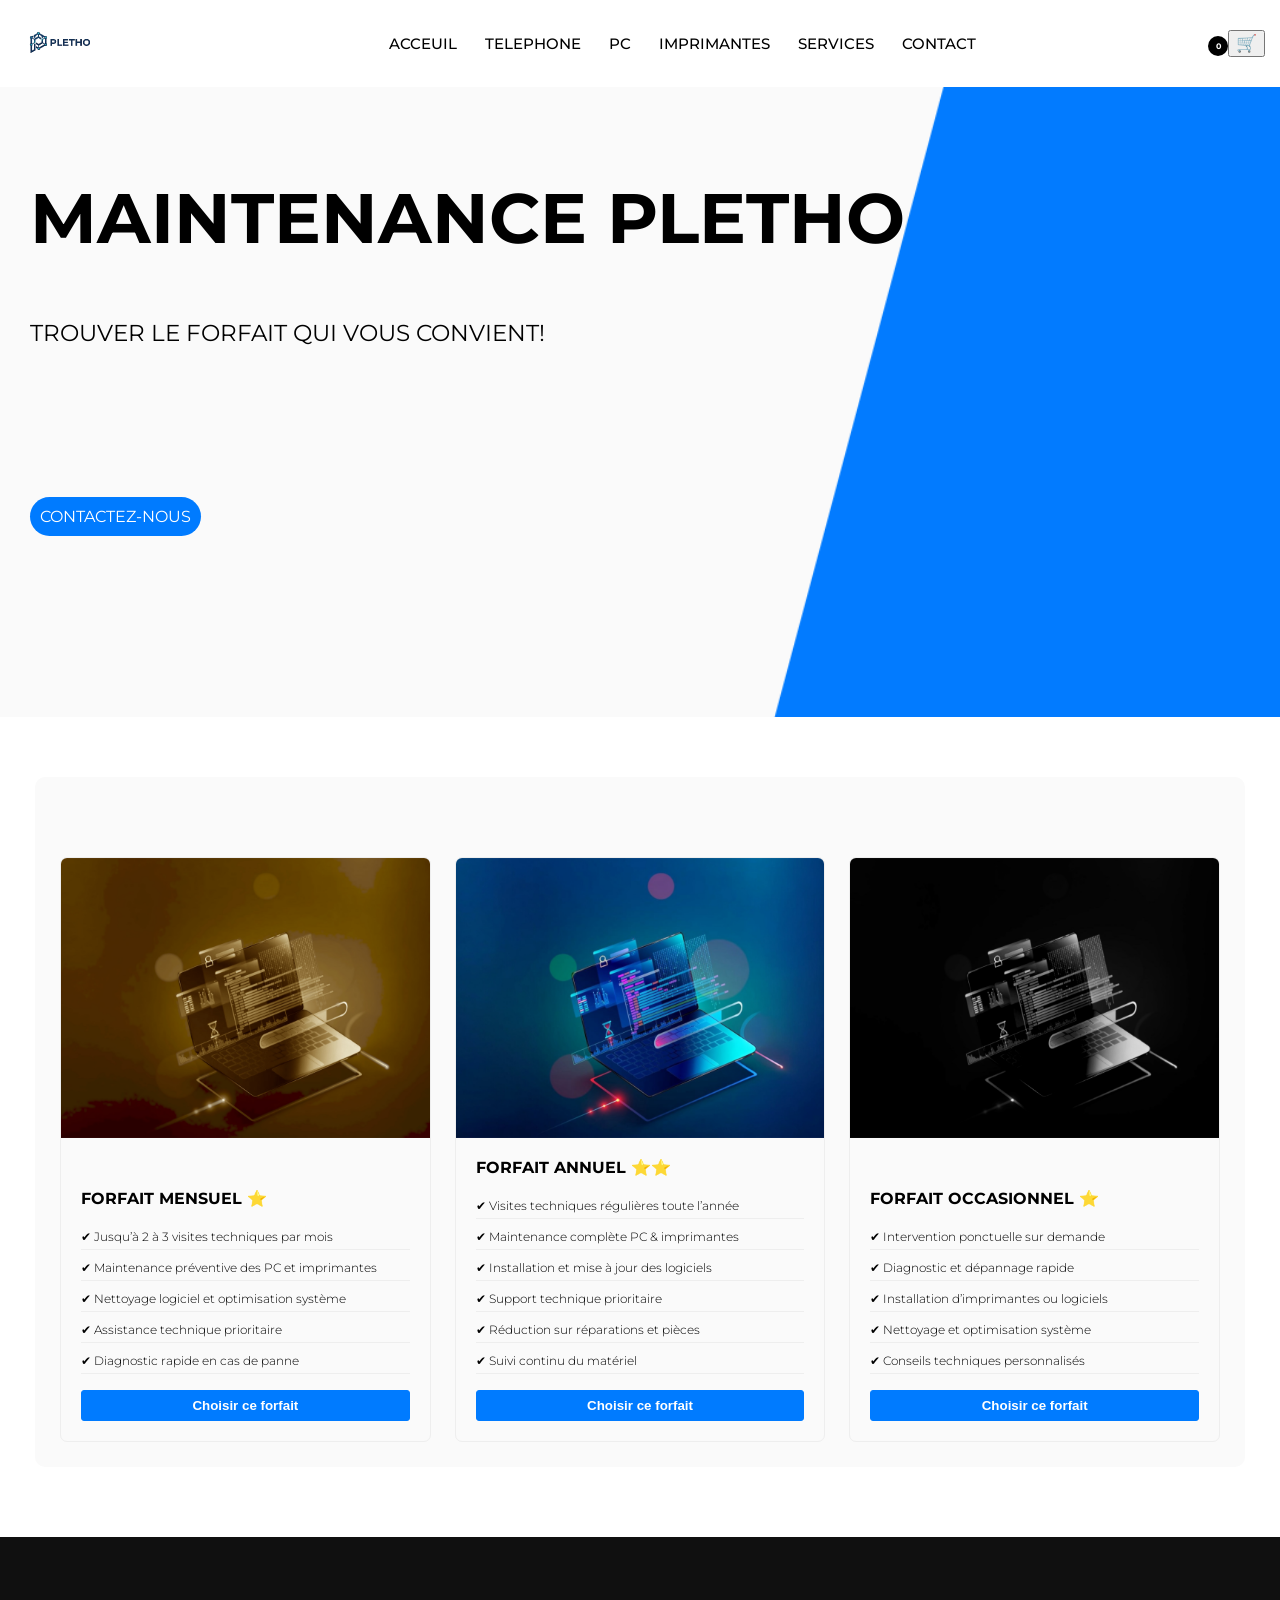
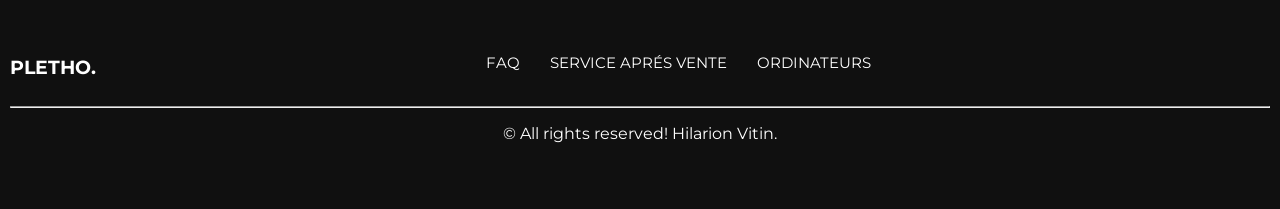
<file: maintenance.html>
<!DOCTYPE html>
<html lang="en">
<head>
    <meta charset="UTF-8">
    <meta name="viewport" content="width=device-width, initial-scale=1.0">
    <title>Document</title>
    <link rel="stylesheet" href="style.css">
    <link rel="preconnect" href="https://fonts.googleapis.com">
<link rel="preconnect" href="https://fonts.gstatic.com" crossorigin>
<link href="https://fonts.googleapis.com/css2?family=Montserrat:ital,wght@0,100..900;1,100..900&display=swap" rel="stylesheet">
<link rel="stylesheet" href="https://unpkg.com/aos@2.3.1/dist/aos.css">

<link rel="stylesheet" href="https://cdn.jsdelivr.net/npm/@splidejs/splide@4/dist/css/splide.min.css">
</head>
<body>
    <header>
  
        <div class="top">
            <div class="logo">
                <a href=""><img src="images/Photoroom_20260403_161500.PNG" alt="" style="height: 75px;"></a>
            </div>
        
            <nav class="navbar">
                <ul>
                    <li><a href="index.html">ACCEUIL</a></li>
                    <li><a href="telephone.html">TELEPHONE</a></li>
                    <li><a href="ordinateurs.html">PC</a></li>
                    <li><a href="imprimantes.html">IMPRIMANTES</a></li>
                    <li><a href="services.html">SERVICES</a></li>
                    <li><a href="#contact">CONTACT</a></li>
                </ul>
            </nav>
        
            <!-- PANIER + BURGER groupés ensemble -->
            <div class="right-controls">
                <div class="icones">
                    <a href="/panier" id="panier-icon">
                        <i class="ra ra-shopping-cart"></i>
                        <span id="panier-count">0</span>
                    </a>
                    <button id="add-to-cart" style="font-size: 17px;">🛒</button>
                </div>
                <div class="burger" onclick="toggleMenu()">
                    <div></div>
                    <div></div>
                    <div></div>
                </div>
            </div>
        
            <div class="full-menu" id="fullMenu">
                <span onclick="toggleMenu()" style="color: white; padding-bottom: 60px; font-weight: 700; font-size: 20px; cursor: pointer;">X</span>
                <a href="index.html#home" onclick="toggleMenu()">ACCEUIL</a>
                <a href="" onclick="toggleMenu()">TELEPHONE</a>
                <a href="ordinateurs.html" onclick="toggleMenu()">ORDINATEURS</a>
                <a href="imprimantes.html" onclick="toggleMenu()">IMPRIMANTES</a>
                <a href="services.html" onclick="toggleMenu()">SERVICES</a>
                <a href="index.html#contact" onclick="toggleMenu()">CONTACT</a>
            </div>
        </div>
        

        </div>
    </header>
    <div class="top2 servi">
        <h2>MAINTENANCE PLETHO</h2>
        <p>TROUVER LE FORFAIT QUI VOUS CONVIENT!</p>
        <div class="button">
            <a href="" class="button1">CONTACTEZ-NOUS</a>
        </div>
    </div>
    <main>
    <div class="forfait" data-aos="fade-up" style="padding-top: 80px;">
                
        <!-- FORFAIT MENSUEL -->
        <a href="maintenance.html" class="carte">
            <img src="images/H2.JPG" alt="">
    
            <div class="cartetext">
                <h4>FORFAIT MENSUEL ⭐️</h4>
    
                <ul>
                    <li>✔ Jusqu’à 2 à 3 visites techniques par mois</li>
                    <li>✔ Maintenance préventive des PC et imprimantes</li>
                    <li>✔ Nettoyage logiciel et optimisation système</li>
                    <li>✔ Assistance technique prioritaire</li>
                    <li>✔ Diagnostic rapide en cas de panne</li>
                </ul>
    
      
                <button id="add-to-cart">Choisir ce forfait</button>
            </div>
        </a>
    
    
        <!-- FORFAIT ANNUEL -->
        <a href="maintenance.html" class="carte">
            <img src="images/H1.PNG" alt="">
    
            <div class="cartetext">
                <h4>FORFAIT ANNUEL ⭐️⭐️</h4>
    
                <ul>
                    <li>✔ Visites techniques régulières toute l’année</li>
                    <li>✔ Maintenance complète PC & imprimantes</li>
                    <li>✔ Installation et mise à jour des logiciels</li>
                    <li>✔ Support technique prioritaire</li>
                    <li>✔ Réduction sur réparations et pièces</li>
                    <li>✔ Suivi continu du matériel</li>
                </ul>
    
                <button id="add-to-cart">Choisir ce forfait</button>
            </div>
        </a>
    
    
        <!-- FORFAIT OCCASIONNEL -->
        <a href="maintenance.html" class="carte">
            <img src="images/H3.JPG" alt="">
    
            <div class="cartetext">
                <h4>FORFAIT OCCASIONNEL ⭐️</h4>
    
                <ul>
                    <li>✔ Intervention ponctuelle sur demande</li>
                    <li>✔ Diagnostic et dépannage rapide</li>
                    <li>✔ Installation d’imprimantes ou logiciels</li>
                    <li>✔ Nettoyage et optimisation système</li>
                    <li>✔ Conseils techniques personnalisés</li>
                </ul>
    
        
                <button id="add-to-cart">Choisir ce forfait</button>
            </div>
        </a>
    

    
    </div>
</main>
    <footer>

        <div class="foot">
            <div class="PLETHO">
                <h3>PLETHO.</h3>
            </div>
            <div class="others">
        <ul>
            <li><a href="">FAQ</a></li>
            <li><a href="">SERVICE APRÉS VENTE</a></li>
            <li><a href="">ORDINATEURS</a></li>
            <li><a href="Imprimantes"></a></li>
        </ul>
            </div>
        
            <div class="RS">
                <i> <a href="" class="fa-brands fa-instagram"></a></i>
                <i> <a href="" class="fa-brands fa-whatsapp"></a></i>
            </div>
        
        </div>
        <hr>
           <p style="text-align: center;"> &copy; All rights reserved! Hilarion Vitin.</p>
        </footer>
 <script src="script.js"></script>
 <script src="https://unpkg.com/aos@2.3.1/dist/aos.js"></script>
 <script>AOS.init({
    duration: 1700,
  once: true,
  offset: 80,

});
</script>

<!-- Splide JS -->
<script src="https://cdn.jsdelivr.net/npm/@splidejs/splide@4/dist/js/splide.min.js"></script>

<script>
document.addEventListener('DOMContentLoaded', function () {

  document.querySelectorAll('.splide').forEach(slider => {
    new Splide(slider, {
      perPage: 3,
      gap: '20px',
      arrows: true,
      pagination: false,

      breakpoints: {
        1024: { perPage: 2 },
        600: { perPage: 1 }
      }
    }).mount();
  });

});
</script>
</body>
</html>
</file>
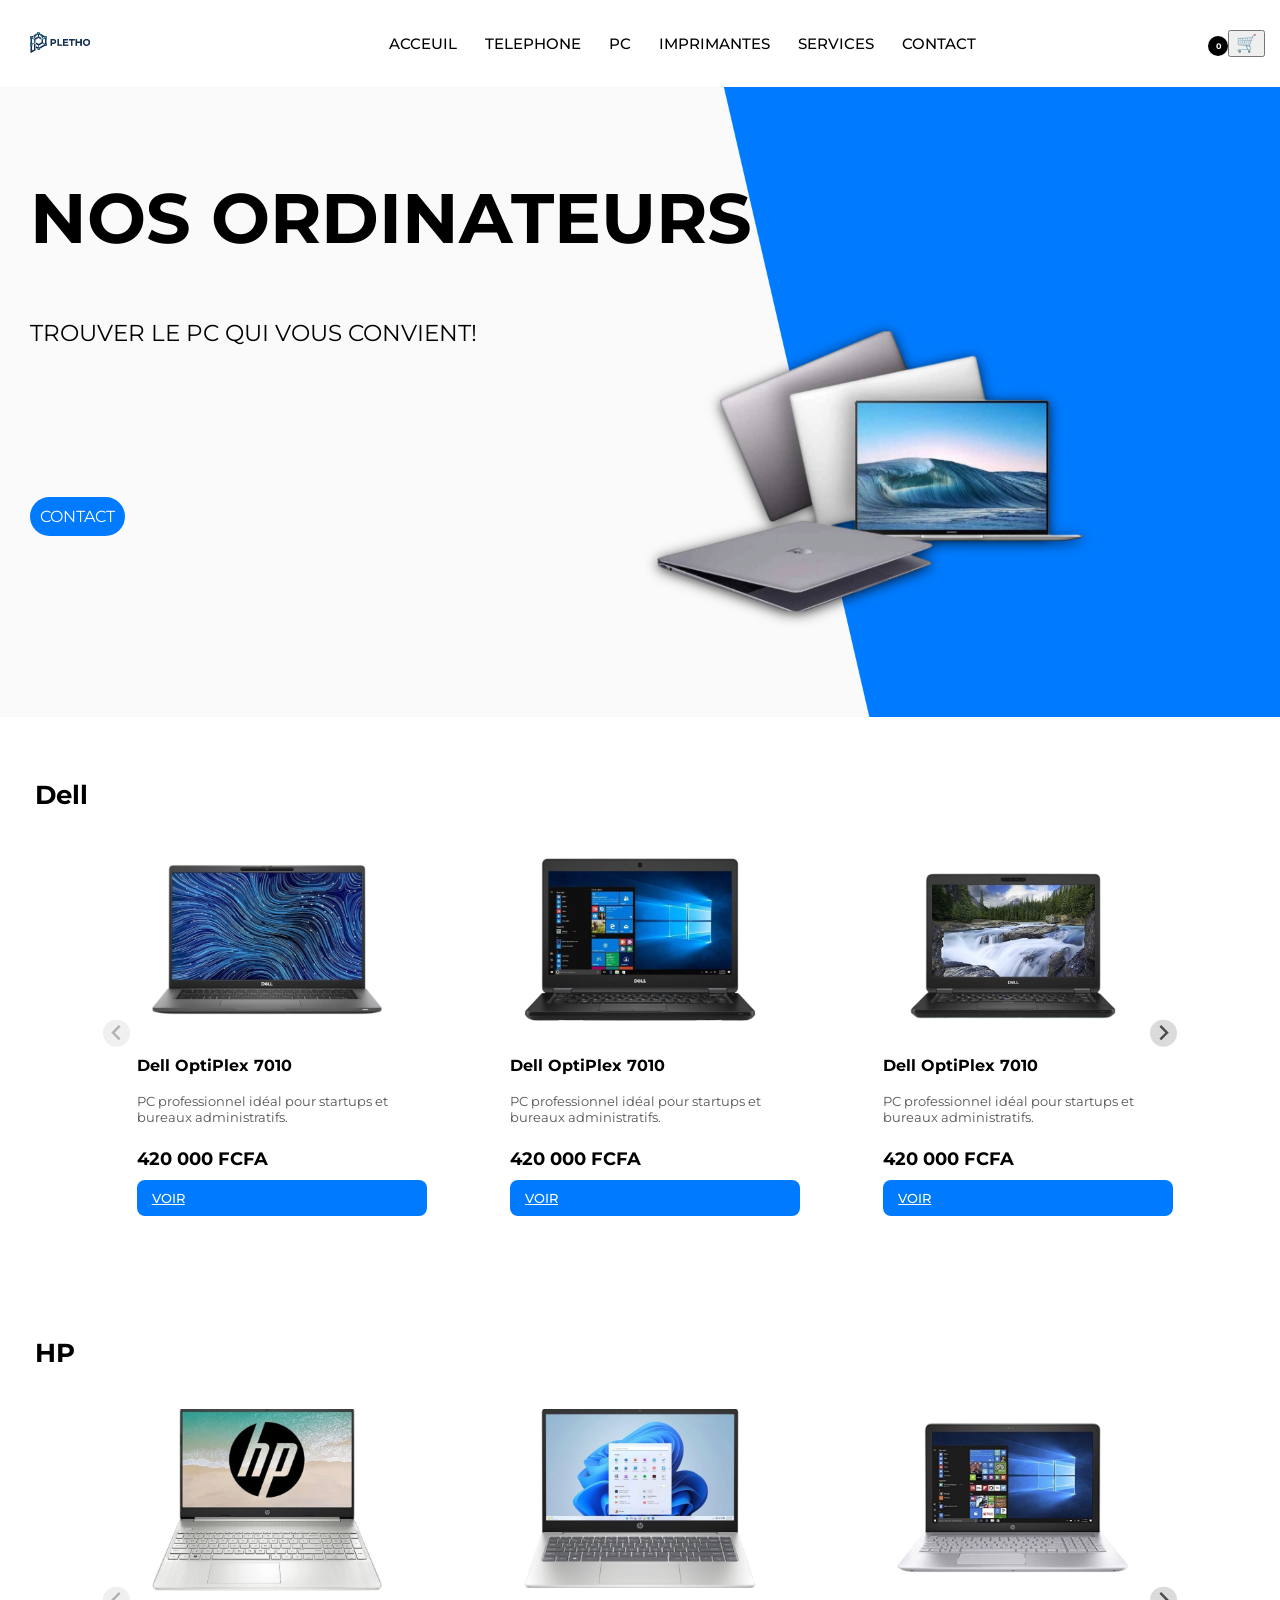
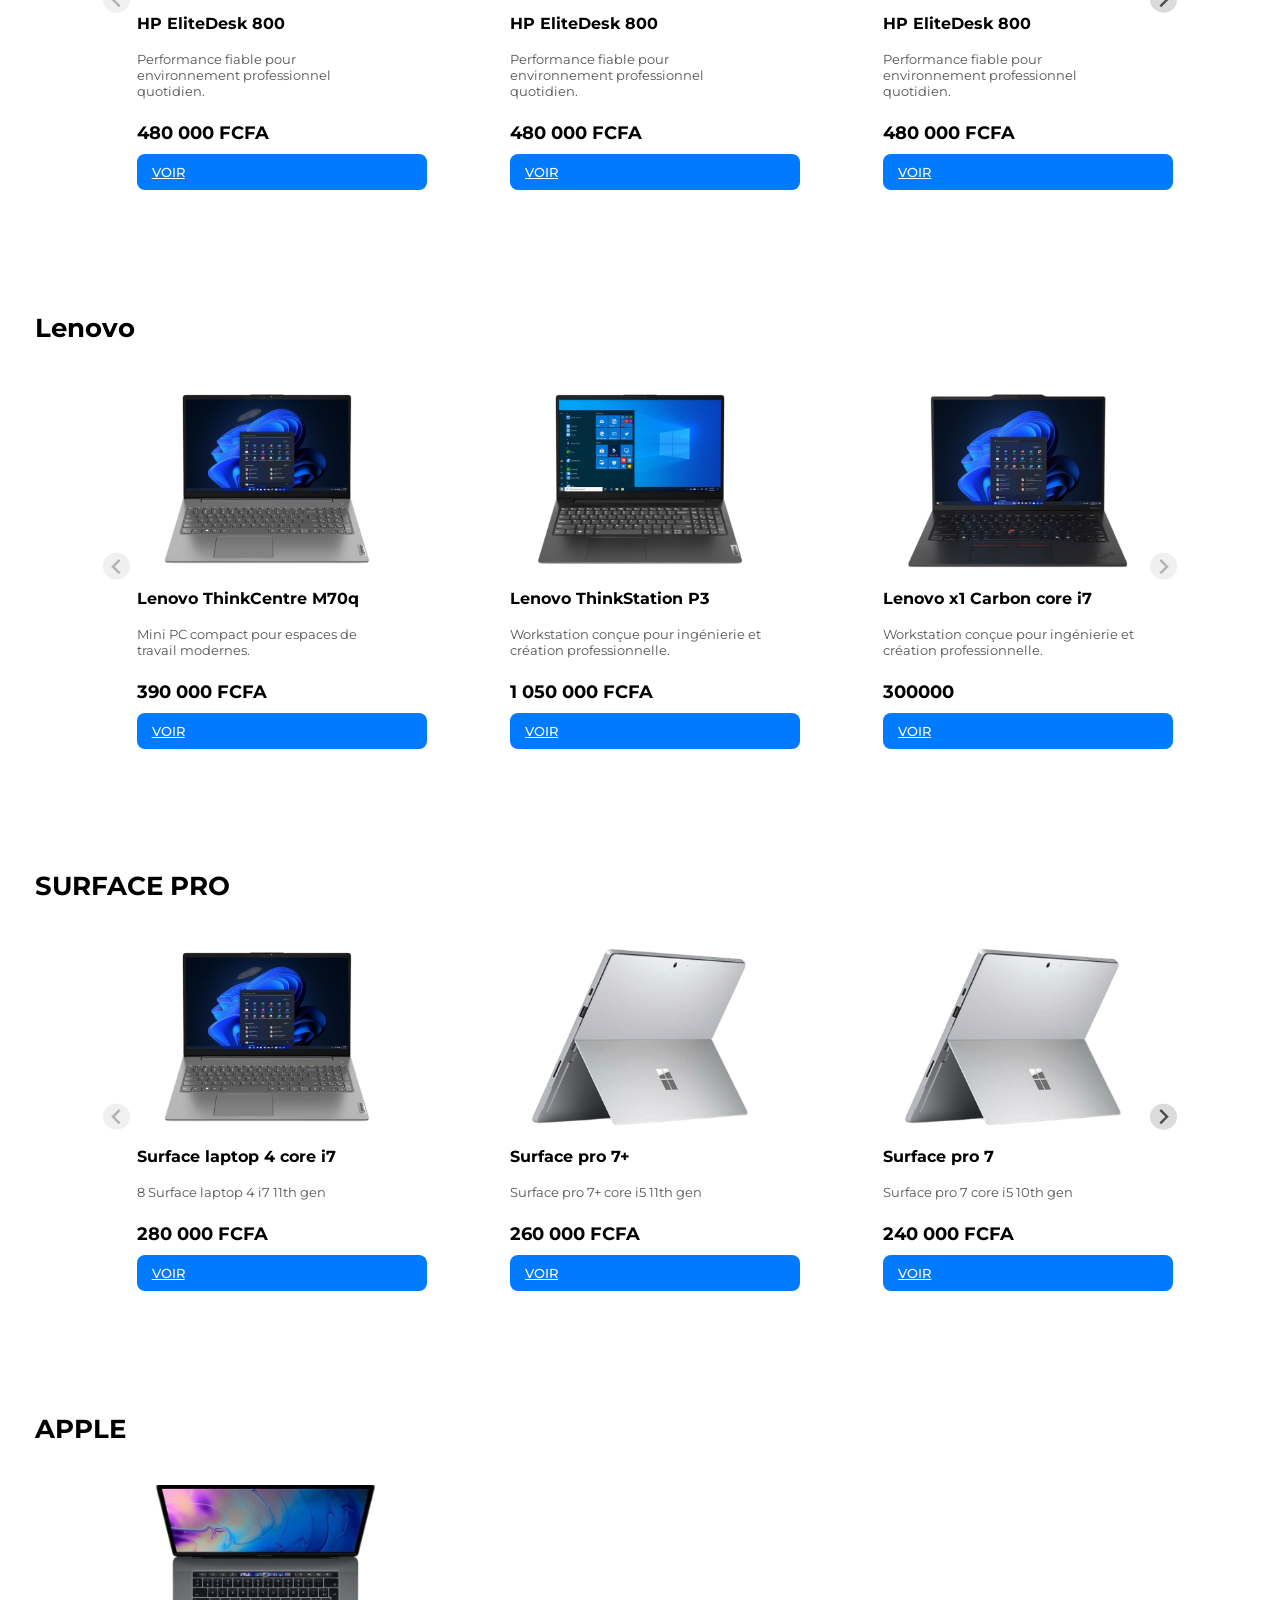
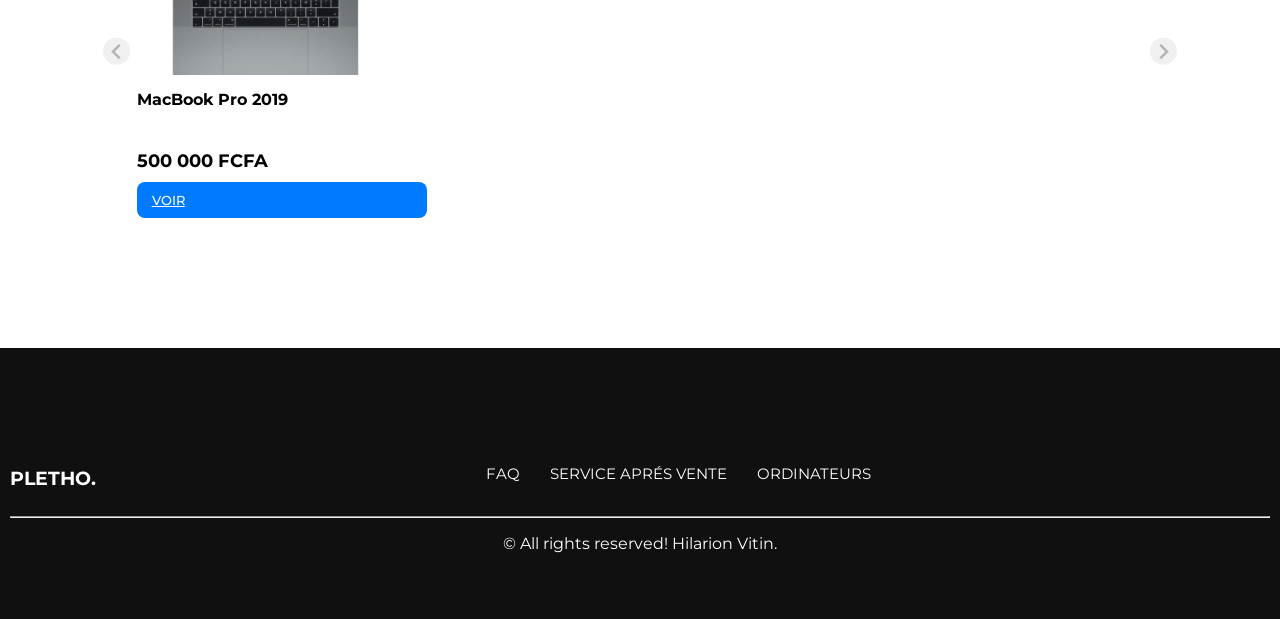
<file: ordinateurs.html>
<!DOCTYPE html>
<html lang="en">
<head>
    <meta charset="UTF-8">
    <meta name="viewport" content="width=device-width, initial-scale=1.0">
    <title>Document</title>
    <link rel="stylesheet" href="style.css">
    <link rel="preconnect" href="https://fonts.googleapis.com">
<link rel="preconnect" href="https://fonts.gstatic.com" crossorigin>
<link href="https://fonts.googleapis.com/css2?family=Montserrat:ital,wght@0,100..900;1,100..900&display=swap" rel="stylesheet">
<link rel="stylesheet" href="https://unpkg.com/aos@2.3.1/dist/aos.css">

<link rel="stylesheet" href="https://cdn.jsdelivr.net/npm/@splidejs/splide@4/dist/css/splide.min.css">
</head>
<body>
  <header>
  
    <div class="top">
      <div class="logo">
          <a href=""><img src="images/Photoroom_20260403_161500.PNG" alt="" style="height: 75px;"></a>
      </div>
  
      <nav class="navbar">
          <ul>
              <li><a href="index.html">ACCEUIL</a></li>
              <li><a href="telephone.html">TELEPHONE</a></li>
              <li><a href="ordinateurs.html">PC</a></li>
              <li><a href="imprimantes.html">IMPRIMANTES</a></li>
              <li><a href="services.html">SERVICES</a></li>
              <li><a href="#contact">CONTACT</a></li>
          </ul>
      </nav>
  
      <!-- PANIER + BURGER groupés ensemble -->
      <div class="right-controls">
          <div class="icones">
              <a href="/panier" id="panier-icon">
                  <i class="ra ra-shopping-cart"></i>
                  <span id="panier-count">0</span>
              </a>
              <button id="add-to-cart" style="font-size: 17px;">🛒</button>
          </div>
          <div class="burger" onclick="toggleMenu()">
              <div></div>
              <div></div>
              <div></div>
          </div>
      </div>
  
      <div class="full-menu" id="fullMenu">
        <span onclick="toggleMenu()" style="color: white; padding-bottom: 60px; font-weight: 700; font-size: 20px; cursor: pointer;">X</span>
        <a href="index.html#home" onclick="toggleMenu()">ACCEUIL</a>
        <a href="" onclick="toggleMenu()">TELEPHONE</a>
        <a href="ordinateurs.html" onclick="toggleMenu()">ORDINATEURS</a>
        <a href="imprimantes.html" onclick="toggleMenu()">IMPRIMANTES</a>
        <a href="services.html" onclick="toggleMenu()">SERVICES</a>
        <a href="index.html#contact" onclick="toggleMenu()">CONTACT</a>
    </div>
  </div>
  

    </div>
</header>
    <div class="top2 ordi">
        <h2>NOS ORDINATEURS</h2>
        <p>TROUVER LE PC QUI VOUS CONVIENT!</p>
        <div class="button">
            <a href="" class="button1">CONTACT</a>
        
        </div>
    </div>
    <main>

        <!-- ===== DELL ===== -->
        <section class="brand">
          <h2>Dell</h2>
      
          <div class="splide">
            <div class="splide__track">
              <ul class="splide__list">
      
                <li class="splide__slide">
                  <div class="product-card">
                    <img src="images/Photoroom_20260326_195603.JPG">
                    <h3>Dell OptiPlex 7010</h3>
                    <p>PC professionnel idéal pour startups et bureaux administratifs.</p>
                    <span class="price">420 000 FCFA</span>
                    <a class="btn" href="achat.php?id=34">VOIR</a>
                  </div>
                </li>
      
                <li class="splide__slide">
                  <div class="product-card">
                    <img src="images/Photoroom_20260326_195942.JPG">
                    <h3>Dell OptiPlex 7010</h3>
                    <p>PC professionnel idéal pour startups et bureaux administratifs.</p>
                    <span class="price">420 000 FCFA</span>
                    <a class="btn" href="achat.php?id=34">VOIR</a>
                  </div>
                </li>
      
                <li class="splide__slide">
                  <div class="product-card">
                    <img src="images/Photoroom_20260326_221742.JPG">
                    <h3>Dell OptiPlex 7010</h3>
                    <p>PC professionnel idéal pour startups et bureaux administratifs.</p>
                    <span class="price">420 000 FCFA</span>
                    <a class="btn" href="achat.php?id=34">VOIR</a>
                  </div>
                </li>
                <li class="splide__slide">
                  <div class="product-card">
                    <img src="images/Photoroom_20260416_125038.PNG">
                    <h3>Dell 7400 core i7</h3>
                    <p>Dell 7400 core i7 8th</p>
                    <span class="price">250000 FCFA</span>
                    <a class="btn" href="achat.php?id=9">VOIR</a>
                  </div>
                </li>
                <li class="splide__slide">
                  <div class="product-card">
                    <img src="images/Photoroom_20260326_221742.JPG">
                    <h3>Dell 7490 core i7</h3>
                    <p>Dell 7490 core i7 8th gen</p>
                    <span class="price">200 000 FCFA</span>
                    <a class="btn" href="achat.php?id=11">VOIR</a>
                  </div>
                </li>
                <li class="splide__slide">
                  <div class="product-card">
                    <img src="images/Photoroom_20260416_125114.PNG">
                    <h3>Dell 7430. Core i5 </h3>
                    <p>Dell 7430. Core i5 12th gen</p>
                    <span class="price">350 000 FCFA</span>
                    <a class="btn" href="achat.php?id=12">VOIR</a>
                  </div>
                </li>

                <li class="splide__slide">
                  <div class="product-card">
                    <img src="images/Photoroom_20260326_221742.JPG">
                    <h3>Dell 54200 Core i5 </h3>
                    <p>PC professionnel idéal pour startups et bureaux administratifs.</p>
                    <span class="price">210 000 FCFA</span>
                    <a class="btn" href="achat.php?id=13">VOIR</a>
                  </div>
                </li>

                <li class="splide__slide">
                  <div class="product-card">
                    <img src="images/Photoroom_20260326_221742.JPG">
                    <h3>Dell 7310 core i7 </h3>
                    <p>PC professionnel idéal pour startups et bureaux administratifs.</p>
                    <span class="price">250 000 FCFA</span>
                    <a class="btn" href="achat.php?id=10">VOIR</a>
                  </div>
                </li>
                <li class="splide__slide">
                  <div class="product-card">
                    <img src="images/Photoroom_20260326_221742.JPG">
                    <h3>Dell 7490 core i7</h3>
                    <p>PC professionnel idéal pour startups et bureaux administratifs.</p>
                    <span class="price">200 000 FCFA</span>
                    <a class="btn" href="achat.php?id=11">VOIR</a>
                  </div>
                </li>


      
              </ul>
            </div>
          </div>
        </section>
      
      
        <!-- ===== HP ===== -->
        <section class="brand">
          <h2>HP</h2>
      
          <div class="splide">
            <div class="splide__track">
              <ul class="splide__list">
      
                <li class="splide__slide">
                  <div class="product-card">
                    <img src="images/Photoroom_20260326_195542.JPG">
                    <h3>HP EliteDesk 800</h3>
                    <p>Performance fiable pour environnement professionnel quotidien.</p>
                    <span class="price">480 000 FCFA</span>
                    <a class="btn" href="achat.php?id=34">VOIR</a>
                  </div>
                </li>
      
                <li class="splide__slide">
                  <div class="product-card">
                    <img src="images/Photoroom_20260326_195626.JPG">
                    <h3>HP EliteDesk 800</h3>
                    <p>Performance fiable pour environnement professionnel quotidien.</p>
                    <span class="price">480 000 FCFA</span>
                    <a class="btn" href="achat.php?id=34">VOIR</a>
                  </div>
                </li>
      
                <li class="splide__slide">
                  <div class="product-card">
                    <img src="images/Photoroom_20260326_195955.JPG">
                    <h3>HP EliteDesk 800</h3>
                    <p>Performance fiable pour environnement professionnel quotidien.</p>
                    <span class="price">480 000 FCFA</span>
                    <a class="btn" href="achat.php?id=34">VOIR</a>
                  </div>
                </li>
      
                <li class="splide__slide">
                  <div class="product-card">
                    <img src="images/Photoroom_20260326_201309.JPG">
                    <h3>HP EliteDesk 800</h3>
                    <p>Performance fiable pour environnement professionnel quotidien.</p>
                    <span class="price">480 000 FCFA</span>
                    <a class="btn" href="achat.php?id=34">VOIR</a>
                  </div>
                </li>
                <li class="splide__slide">
                  <div class="product-card">
                    <img src="images/Photoroom_20260416_130257.PNG">
                    <h3>HP Elitebook 845 </h3>
                    <p> Elitebook 845 g8 ryzen 5</p>
                    <span class="price">250 000 FCFA</span>
                    <a class="btn" href="achat.php?id=33">VOIR</a>
                  </div>
                </li>

                <li class="splide__slide">
                  <div class="product-card">
                    <img src="images/Photoroom_20260416_130127.PNG">
                    <h3>HP zboo 14u </h3>
                    <p>HP zboo 14u core i7 8th gen</p>
                    <span class="price">320 000 FCFA</span>
                    <a class="btn" href="achat.php?id=29">VOIR</a>
                  </div>
                </li>

                <li class="splide__slide">
                  <div class="product-card">
                    <img src="images/Photoroom_20260416_130224.PNG">
                    <h3>HP Elitebook 830 g7 </h3>
                    <p>	
                      Hp Elitebook 830 g7 core i5 10th gen</p>
                    <span class="price">220 000 FCFA</span>
                    <a class="btn" href="achat.php?id=30">VOIR</a>
                  </div>
                </li>


                <li class="splide__slide">
                  <div class="product-card">
                    <img src="images/Photoroom_20260416_130224.PNG">
                    <h3>Hp Elitebook 845 g8 </h3>
                    <p>Hp Elitebook 845 g8 ryzen 7 pro </p>
                    <span class="price">250 000 FCFA</span>
                    <a class="btn" href="achat.php?id=32">VOIR</a>
                  </div>
                </li>
      
              </ul>
            </div>
          </div>
        </section>
      
      
        <!-- ===== LENOVO ===== -->
        <section class="brand">
          <h2>Lenovo</h2>
      
          <div class="splide">
            <div class="splide__track">
              <ul class="splide__list">
      
                <li class="splide__slide">
                  <div class="product-card">
                    <img src="images/Photoroom_20260326_220900.JPG">
                    <h3>Lenovo ThinkCentre M70q</h3>
                    <p>Mini PC compact pour espaces de travail modernes.</p>
                    <span class="price">390 000 FCFA</span>
                    <a class="btn" href="achat.php?id=34">VOIR</a>
                  </div>
                </li>
      
                <li class="splide__slide">
                  <div class="product-card">
                    <img src="images/Photoroom_20260326_220846.JPG">
                    <h3>Lenovo ThinkStation P3</h3>
                    <p>Workstation conçue pour ingénierie et création professionnelle.</p>
                    <span class="price">1 050 000 FCFA</span>
                    <a class="btn" href="achat.php?id=34">VOIR</a>
                  </div>
                </li>

                <li class="splide__slide">
                  <div class="product-card">
                    <img src="images/Photoroom_20260416_125136.PNG">
                    <h3>Lenovo x1 Carbon core i7</h3>
                    <p>Workstation conçue pour ingénierie et création professionnelle.</p>
                    <span class="price">300000</span>
                    <a class="btn" href="achat.php?id=14">VOIR</a>
                  </div>
                </li>
      
              </ul>
            </div>
          </div>
        </section>





        <section class="brand">
          <h2>SURFACE PRO</h2>
      
          <div class="splide">
            <div class="splide__track">
              <ul class="splide__list">
      
                <li class="splide__slide">
                  <div class="product-card">
                    <img src="images/Photoroom_20260326_220900.JPG">
                    <h3>Surface laptop 4 core i7 </h3>
                    <p>8
                      Surface laptop 4 i7 11th gen</p>
                    <span class="price">280 000 FCFA</span>
                    <a class="btn" href="achat.php?id=28">VOIR</a>
                  </div>
                </li>

                <li class="splide__slide">
                  <div class="product-card">
                    <img src="images/Photoroom_20260416_132737.PNG">
                    <h3>Surface pro 7+</h3>
                    <p>
                      Surface pro 7+ core i5 11th gen</p>
                    <span class="price">260 000 FCFA</span>
                    <a class="btn" href="achat.php?id=25">VOIR</a>
                  </div>
                </li>

                <li class="splide__slide">
                  <div class="product-card">
                    <img src="images/Photoroom_20260416_132737.PNG">
                    <h3>Surface pro 7</h3>
                    <p>
                      Surface pro 7 core i5 10th gen</p>
                    <span class="price">240 000 FCFA</span>
                    <a class="btn" href="achat.php?id=24">VOIR</a>
                  </div>
                </li>
                <li class="splide__slide">
                  <div class="product-card">
                    <img src="images/Photoroom_20260416_132737.PNG">
                    <h3>Surface pro 7</h3>
                    <p>
                      Surface pro 7 core i5 10th gen</p>
                    <span class="price">275 000 FCFA</span>
                    <a class="btn" href="achat.php?id=23">VOIR</a>
                  </div>
                </li>

                <li class="splide__slide">
                  <div class="product-card">
                    <img src="images/Photoroom_20260416_125425.PNG">
                    <h3>Surface pro 6</h3>
                    <p>
                      Surface pro 6 core i5 8th gen</p>
                    <span class="price">180000 FCFA</span>
                    <a class="btn" href="achat.php?id=22">VOIR</a>
                  </div>
                </li>

                <li class="splide__slide">
                  <div class="product-card">
                    <img src="images/Photoroom_20260416_125425.PNG">
                    <h3>SSurface pro 6 core i5 </h3>
                    <p>
                      Surface pro 6 core i5 8th gen</p>
                    <span class="price">200000 FCFA</span>
                    <a class="btn" href="achat.php?id=20">VOIR</a>
                  </div>
                </li>
                <li class="splide__slide">
                  <div class="product-card">
                    <img src="images/Photoroom_20260416_132737.PNG">
                    <h3>Surface pro 5 core </h3>
                    <p>
                      surface pro 5 core i5 7th gen</p>
                    <span class="price">170 000 FCFA</span>
                    <a class="btn" href="achat.php?id=21">VOIR</a>
                  </div>
                </li>

                <li class="splide__slide">
                  <div class="product-card">
                    <img src="images/Photoroom_20260416_125536.PNG">
                    <h3>Surface pro 4 </h3>
                    <p>
                      Surface pro 4 core i5 6th gen</p>
                    <span class="price">150 000 FCFA</span>
                    <a class="btn" href="achat.php?id=19">VOIR</a>
                  </div>
                </li>

                <li class="splide__slide">
                  <div class="product-card">
                    <img src="images/Photoroom_20260416_132737.PNG">
                    <h3>Surface laptop 3</h3>
                    <p>
                      Surface laptop 3 core i5 10th gen </p>
                    <span class="price">230 000 FCFA</span>
                    <a class="btn" href="achat.php?id=18">VOIR</a>
                  </div>
                </li>

                <li class="splide__slide">
                  <div class="product-card">
                    <img src="images/Photoroom_20260416_132737.PNG">
                    <h3>Surface laptop 3 core i5</h3>
                    <p>
                      Surface laptop 3 core i5 10th gen</p>
                    <span class="price">250 000 FCFA</span>
                    <a class="btn" href="achat.php?id=17">VOIR</a>
                  </div>
                </li>
      

                <li class="splide__slide">
                  <div class="product-card">
                    <img src="images/Photoroom_20260416_132737.PNG">
                    <h3>Surface laptop 4 core i5</h3>
                    <p>
                      Surface laptop 4 core i5 11th gen</p>
                    <span class="price">300 000 FCFA</span>
                    <a class="btn" href="achat.php?id=16">VOIR</a>
                  </div>
                </li>

                <li class="splide__slide">
                  <div class="product-card">
                    <img src="images/Photoroom_20260416_132737.PNG">
                    <h3>Surface laptop 4 core i7</h3>
                    <p>
                      Surface laptop 4 core i7 11th gen</p>
                    <span class="price">300 000 FCFA</span>
                    <a class="btn" href="achat.php?id=15">VOIR</a>
                  </div>
                </li>
            
      
              </ul>
            </div>
          </div>
        </section>



        <section class="brand">
          <h2>APPLE</h2>
      
          <div class="splide">
            <div class="splide__track">
              <ul class="splide__list">
      
                <li class="splide__slide">
                  <div class="product-card">
                    <img src="images/Photoroom_20260416_130104.PNG">
                    <h3>MacBook Pro 2019</h3>
                    <p></p>
                    <span class="price">500 000 FCFA</span>
                    <a class="btn" href="achat.php?id=27">VOIR</a>
                  </div>
                </li>
      
            
      
              </ul>
            </div>
          </div>
        </section>
      
    </main>
    <footer>

        <div class="foot">
            <div class="PLETHO">
                <h3>PLETHO.</h3>
            </div>
            <div class="others">
        <ul>
            <li><a href="">FAQ</a></li>
            <li><a href="">SERVICE APRÉS VENTE</a></li>
            <li><a href="">ORDINATEURS</a></li>
            <li><a href="Imprimantes"></a></li>
        </ul>
            </div>
        
            <div class="RS">
                <i> <a href="" class="fa-brands fa-instagram"></a></i>
                <i> <a href="" class="fa-brands fa-whatsapp"></a></i>
            </div>
        
        </div>
        <hr>
           <p style="text-align: center;"> &copy; All rights reserved! Hilarion Vitin.</p>
        </footer>
 <script src="script.js"></script>
 <script src="https://unpkg.com/aos@2.3.1/dist/aos.js"></script>
 <script>AOS.init({
    duration: 1700,
  once: true,
  offset: 80,

});
</script>

<!-- Splide JS -->
<script src="https://cdn.jsdelivr.net/npm/@splidejs/splide@4/dist/js/splide.min.js"></script>

<script>
document.addEventListener('DOMContentLoaded', function () {

  document.querySelectorAll('.splide').forEach(slider => {
    new Splide(slider, {
      perPage: 3,
      gap: '20px',
      arrows: true,
      pagination: false,

      breakpoints: {
        1024: { perPage: 2 },
        600: { perPage: 1 }
      }
    }).mount();
  });

});
</script>
</body>
</html>
</file>
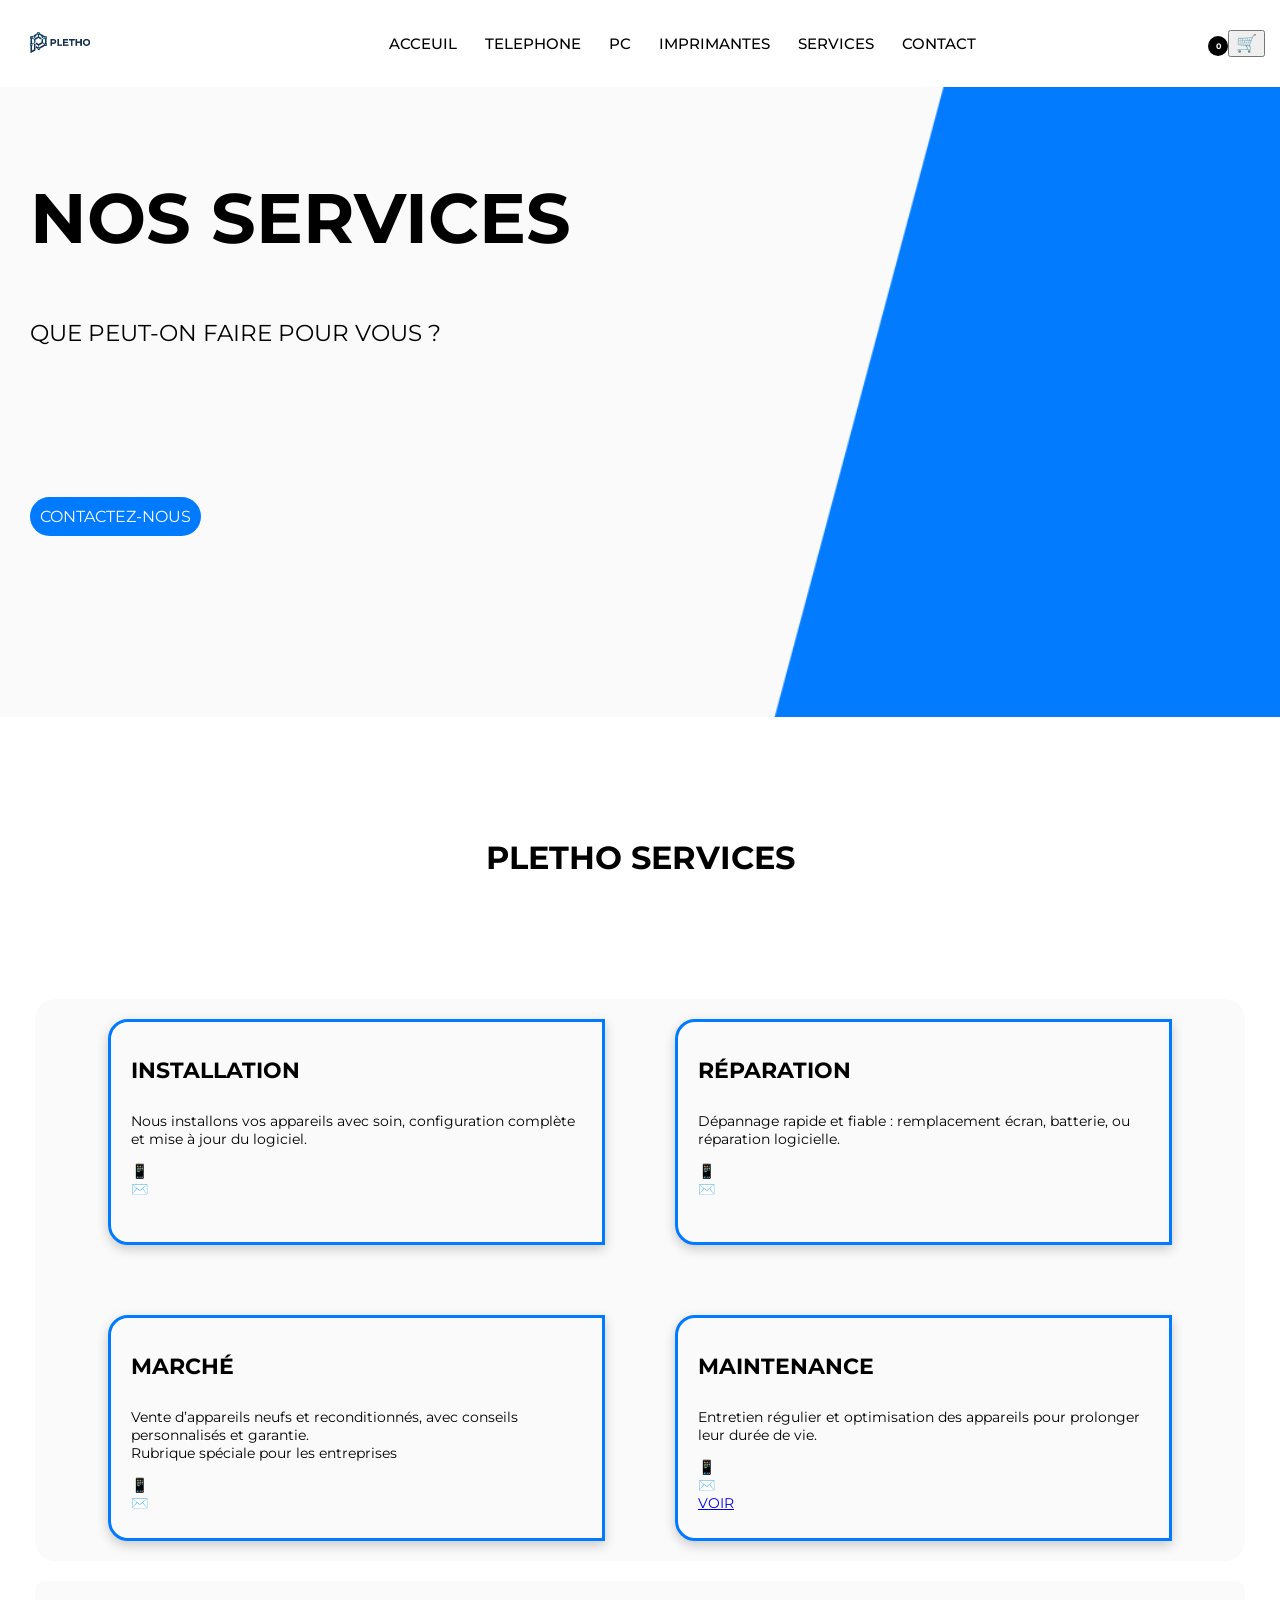
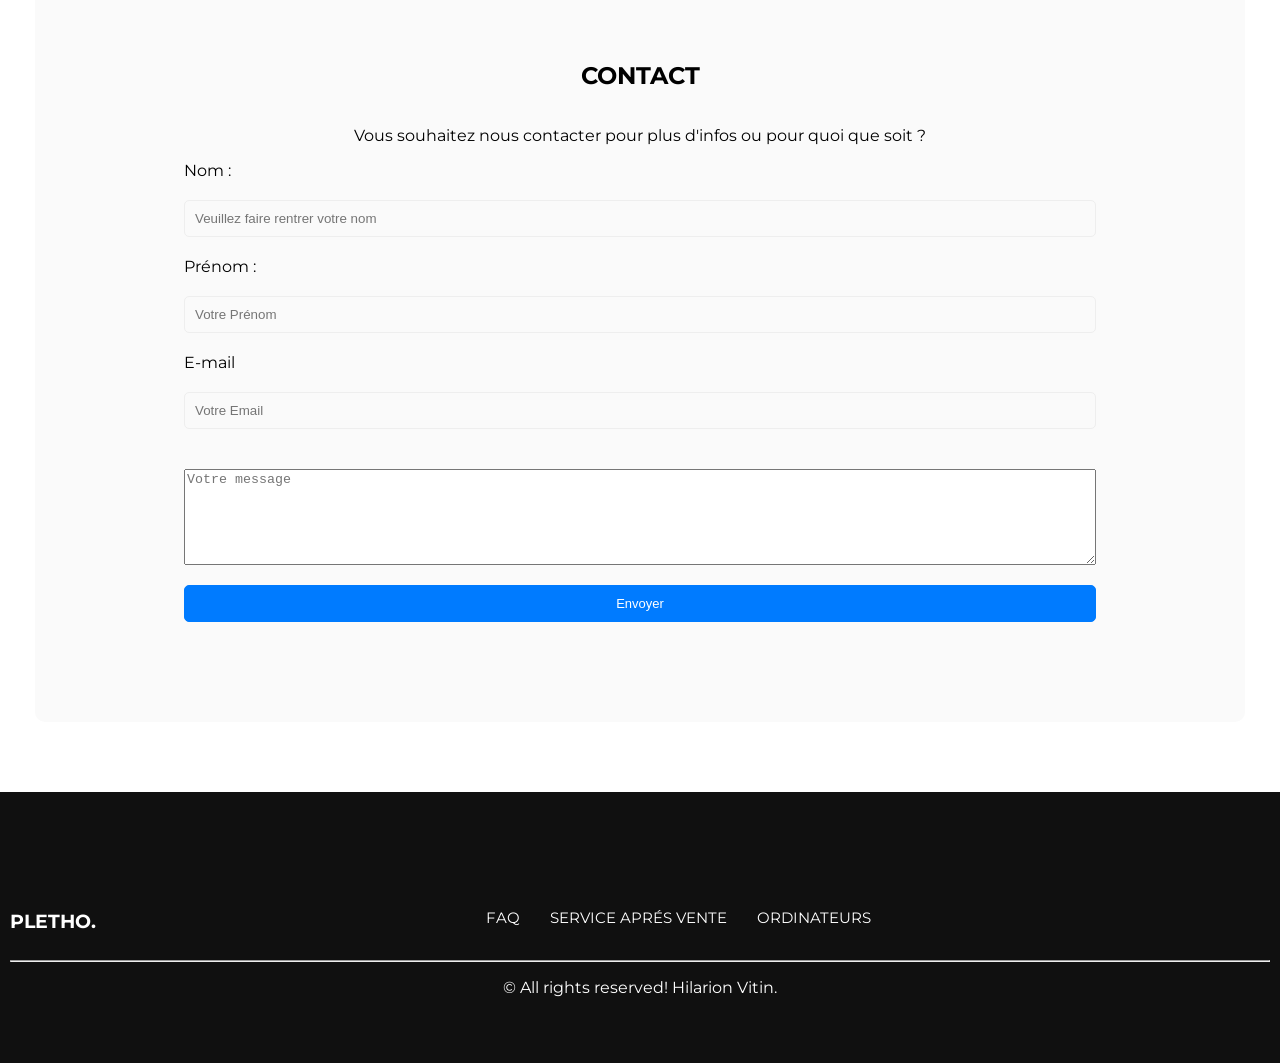
<file: services.html>
<!DOCTYPE html>
<html lang="en">
<head>
    <meta charset="UTF-8">
    <meta name="viewport" content="width=device-width, initial-scale=1.0">
    <title>Document</title>
    <link rel="stylesheet" href="style.css">
    <link rel="preconnect" href="https://fonts.googleapis.com">
<link rel="preconnect" href="https://fonts.gstatic.com" crossorigin>
<link href="https://fonts.googleapis.com/css2?family=Montserrat:ital,wght@0,100..900;1,100..900&display=swap" rel="stylesheet">
<link rel="stylesheet" href="https://unpkg.com/aos@2.3.1/dist/aos.css">
</head>
<body>
    <header>
  
        <div class="top">
            <div class="logo">
                <a href=""><img src="images/Photoroom_20260403_161500.PNG" alt="" style="height: 75px;"></a>
            </div>
        
            <nav class="navbar">
                <ul>
                    <li><a href="index.html">ACCEUIL</a></li>
                    <li><a href="telephone.html">TELEPHONE</a></li>
                    <li><a href="ordinateurs.html">PC</a></li>
                    <li><a href="imprimantes.html">IMPRIMANTES</a></li>
                    <li><a href="services.html">SERVICES</a></li>
                    <li><a href="#contact">CONTACT</a></li>
                </ul>
            </nav>
        
            <!-- PANIER + BURGER groupés ensemble -->
            <div class="right-controls">
                <div class="icones">
                    <a href="/panier" id="panier-icon">
                        <i class="ra ra-shopping-cart"></i>
                        <span id="panier-count">0</span>
                    </a>
                    <button id="add-to-cart" style="font-size: 17px;">🛒</button>
                </div>
                <div class="burger" onclick="toggleMenu()">
                    <div></div>
                    <div></div>
                    <div></div>
                </div>
            </div>
            <div class="full-menu" id="fullMenu">
                <span onclick="toggleMenu()" style="color: white; padding-bottom: 60px; font-weight: 700; font-size: 20px; cursor: pointer;">X</span>
                <a href="index.html#home" onclick="toggleMenu()">ACCEUIL</a>
                <a href="" onclick="toggleMenu()">TELEPHONE</a>
                <a href="ordinateurs.html" onclick="toggleMenu()">ORDINATEURS</a>
                <a href="imprimantes.html" onclick="toggleMenu()">IMPRIMANTES</a>
                <a href="services.html" onclick="toggleMenu()">SERVICES</a>
                <a href="index.html#contact" onclick="toggleMenu()">CONTACT</a>
            </div>
        </div>
        

        </div>
    </header>
    <div class="top2 servi">
        <h2>NOS SERVICES</h2>
        <p>QUE PEUT-ON FAIRE POUR VOUS ?</p>
        <div class="button">
            <a href="" class="button1">CONTACTEZ-NOUS</a>
        </div>
    </div>
    <main>
        <h1 style="text-align: center; padding:100px;;">PLETHO SERVICES</h1>
                <div class="servicess">
                    
                  
        
                <!-- INSTALLATION -->
              
                    <div class="reparation" data-aos="fade-left">
                        <div class="text">
                            <h1>INSTALLATION</h1>
                            <p>Nous installons vos appareils avec soin, configuration complète et mise à jour du logiciel.</p>
                            <span>📱</span> <span>✉️</span>
                        </div>
                     
                       <div class="cc"> <img src="images/IMG_2865.JPG" alt="Réparation"> </div>
                    </div>
            
        
                <!-- RÉPARATION -->
              
                <div class="reparation" data-aos="fade-left">
                        <div class="text">
                            <h1>RÉPARATION</h1>
                            <p>Dépannage rapide et fiable : remplacement écran, batterie, ou réparation logicielle.</p>
                            <span>📱</span> <span>✉️</span>
                        </div>
                       
                        <img src="images/IMG_2864.JPG" alt="Installation">
                    </div>
             
        
                <!-- MARCHÉ -->
               
                <div class="reparation" data-aos="fade-left">
                        <div class="text">
                            <h1>MARCHÉ</h1>
                            <p>Vente d’appareils neufs et reconditionnés, avec conseils personnalisés et garantie. <br>
                                Rubrique spéciale pour les entreprises
                            </p>
                           
                            <span>📱</span> <span>✉️</span>
                        </div>
                        <img src="images/IMG_2866.JPG" alt="Marché">
                    </div>
              
        
                <!-- MAINTENANCE -->
               
                <div class="reparation" data-aos="fade-left">
                        <div class="text">
                            <h1>MAINTENANCE</h1>
                            <p>Entretien régulier et optimisation des appareils pour prolonger leur durée de vie.</p>
                            <span>📱</span> <span>✉️</span>
                            <a href="maintenance.html">VOIR</a>
                        </div>
                        <img src="images/H1.PNG" alt="Maintenance">
                    </div>
                      
                 
        
        
               
        
            </div>
        
            <div class="contact" id="contact" style="margin: 20px; background-color: #fafafa; border-radius: 10px;">
                <h2>CONTACT</h2>
                <p>Vous souhaitez nous contacter pour plus d'infos ou pour quoi que soit ?</p>
            
                <div class="form">
               <label for="Name">Nom :</label>
               <input type="text" id="Name" placeholder="Veuillez faire rentrer votre nom">
            
               <label for="Prenom">Prénom :</label>
               <input type="text" id="Prenom" placeholder="Votre Prénom">
            
               <label for="Email">E-mail</label>
               <input type="email" id="Email" placeholder="Votre Email">
            
               <label for="Message"></label>
               <textarea name="Message" id="Message" rows="6" placeholder="Votre message"></textarea>
            
            <button type="submit" style="background-color: #007bff;">Envoyer</button>
                </div>
            </div>
        
            </main>
            <footer>

                <div class="foot">
                    <div class="PLETHO">
                        <h3>PLETHO.</h3>
                    </div>
                    <div class="others">
                <ul>
                    <li><a href="">FAQ</a></li>
                    <li><a href="">SERVICE APRÉS VENTE</a></li>
                    <li><a href="">ORDINATEURS</a></li>
                    <li><a href="Imprimantes"></a></li>
                </ul>
                    </div>
                
                    <div class="RS">
                        <i> <a href="" class="fa-brands fa-instagram"></a></i>
                        <i> <a href="" class="fa-brands fa-whatsapp"></a></i>
                    </div>
                
                </div>
                <hr>
                   <p style="text-align: center;"> &copy; All rights reserved! Hilarion Vitin.</p>
                </footer>
 <script src="script.js"></script>

 <script src="https://unpkg.com/aos@2.3.1/dist/aos.js"></script>
 <script>AOS.init({
    duration: 1700,
  once: true,
  offset: 80,

});
</script>
</body>
</html>
</file>
<file: style.css>
body {
    font-family: "Montserrat", sans-serif;
    margin: 0;
 scroll-behavior: smooth;
}

.exemplaires{

    flex-direction:column;
    gap:70px;
    align-items:center;
    margin-top: 100px;
max-width: 100%;
    margin: auto;
    background-color: #fafafa;
    padding: 30px;
    color: black;
    border-radius: 10px;
    padding: 0 20px;
}

main {
    padding: 0 15px;
    box-sizing: border-box;
 
}

.pop button {
    background-color: #007bff;
    color: white;
    font-weight: 500;
}



.product-block {
    margin-bottom: 50px;
    width: 100%;
    box-sizing: border-box;
    padding: 20px;
}

.hhz {
 padding-left: 30px;
 text-align: start;
 margin-top: 15px;
}



.exemple{
    padding:10px;
    text-align:center;
    border-radius:20px;
    position:relative;
    font-weight: 600;
    font-size: 13px;
}

.exemple p {
    text-align: start;
}

.exemple img{
    height:300px;
    border-radius:3px;
    cursor:pointer;
    display:block;
    transition:0.4s;

}



.exemple:hover img{
    filter:brightness(40%);
}
.accessoires .exemple:hover img{
    filter:brightness(40%);
}




/* OVERLAY */

.button2 {
    position: absolute;
    top: 5%;
    left: 5%;
    transform: translate(-5%, -5%);
    display: flex;
    flex-direction: column;
    align-items: start;
    gap: 12px;
}
.button2 h2{
    color:white;
    margin:0;
    opacity:0;
    transition:0.3s;
}

.button2 a{
    text-decoration:none;
    padding:8px 11px;
    color:white;
background-color: #007bff;
  border-radius: 10px;
    transition:0.3s;
    font-size:11px;
}

.exemple:hover .button2 a,
.exemple:hover .button2 h2{
    opacity:1;
}



  .product-block {
    margin-bottom: 50px;
  }
  
  .product-block h2 {
    margin-bottom: 20px;
  }

  
  .card {
   max-width: 330px;
    background: white;
    border-radius: 10px;
    overflow: hidden;
    padding: 10px;
    color: black;
    flex-direction: column;
  }
  
  .card img {
    width: 100%;
    height: 250px;   /* 🔥 important */
    object-fit: cover;
    background-color: whitesmoke; /* empêche image déformée */
  }
  
  .card {
    display: flex; /* ajoute juste ça */
    box-shadow: 0 4px 15px rgba(0, 0, 0, 0.1);
    transition: transform 0.2s ease, box-shadow 0.2s ease;
    cursor: pointer;
  }
  
  .card:hover {
    transform: translateY(-5px);
    box-shadow: 0 10px 25px rgba(0, 0, 0, 0.15);
  }


  .card-body {
padding-top: 10px;
font-weight: 600;
font-size: 13px;
  }
  

.accessoires img{
    height:330px;
    border-radius:3px;
    cursor:pointer;
    display:block;
    transition:0.4s;
}



.contact {
    display: flex;
    flex-direction: column;
    align-items: center;
    padding: 30px;
    border-radius: 10px;
    padding-bottom: 100px;
    padding-top: 60px;
    background-color: #fafafa;
}

.form {
    display: flex;
    flex-direction: column;
    gap: 20px;
}

.form input {
    width: 100%;
   width: 890px;
    padding: 10px;
    border: 1px solid #eee;
    background-color: #fafafa;
    color: #ccc;
    font-weight: 300;
    border-radius: 5px;
}

.form button {
    padding: 10px;
    background-color: #007bff;
    color: white;
    border: 1px solid #007bff;
    font-size: 13px;
    border-radius: 5px;
}

.marques {
    background-color: #212121;
    display: flex;
    gap: 40px;
    padding: 40px;
    align-items: center;
    justify-content: space-around;
    margin-top: 100px;
    margin-bottom: 100px;
}

.marques img {
    height: 43px;
    border-radius: 4px;
}

.faq {
    width: 88%;
    margin: auto;
    align-items: center;
}

.faq h2 {
    text-align: center;
    padding: 30px;
}

.faq-item {
    margin-bottom: 10px;
    border-bottom: 1px solid #ccc;
}

.faq-question {
    width: 100%;
    padding: 15px;
 font-size: 16px;
 font-family: "Montserrat", sans-serif;
    background: white;
    border: none;
    display: flex;
    justify-content: space-between;
    cursor: pointer;
    text-align: start;
}

.faq-answer {
    max-height: 0;
    overflow: hidden;
    transition: 0.4s ease;
}

.product-block h2 {
    font-size: 20px;
}

.faq-answer p {
    padding: 10px;
    text-align: start;
}

.faq-question.active .arrow {
    transform: rotate(180deg);
    transition: 0.3s;
    display: flex;
    justify-content: center;
    align-items: center;
    font-size: 12px;
}

.arrow {
    height: 20px;
    width: 20px;
    border-radius: 100%;
   color: #0056b3;
   background-color: #93C5FD;
   font-size: 10px;
   display: flex;
   justify-content: center;
   align-items: center;
}
.forfait {
    display: flex;
    justify-content: center;
    gap: 24px;
    padding: 25px;
    margin-top: 60px;
    background-color: #fafafa;
    margin-left: 20px;
    margin-right: 20px;
    border-radius: 10px;
}

.forfait a {
    text-decoration: none;
    color: black;
}

.info2 {
display: flex;
align-items: center;
justify-content: center;
}

.info2 img {
    height: 500px;
 
}

.buttonn {
    display: flex;
    gap: 20px;
    margin-top: 80px;
}

/* ===== FIX FORFAITS ===== */

.carte {
    padding: 0;
    border-radius: 7px;
    border: 1px solid #eee;
    overflow: hidden;
    width: 390px;

    display: flex;
    flex-direction: column;
    justify-content: space-between;
    transition: transform 0.3s ease;
}

.carte img {
    width: 100%;
    height: 280px;
    object-fit: cover;
}

.cartetext {
    padding: 20px;

 
}

.cartetext h4 {
    margin-top: 0;
}

.carte ul {
    padding-left: 0;
    list-style: none;
}

.carte li {
    margin-bottom: 10px;
    color: black;
    font-weight: 300;
    border-bottom: 1px solid #eee;
    padding-bottom: 5px;
    font-size: 12px;

}

.carte button {
    width: 100%;
    background-color: #007bff;
    color: white;
    border: 1px solid #007bff;
    border-radius: 3px;
    padding: 7px;
    font-weight: 600;
}






.forf {
    text-align: center;
    margin-top: 100px;

}



.about { background-color: white; min-height: 500px;}
        .about-columns { max-width: 889px; margin: 40px auto 0; flex-wrap: wrap; }
        .about-columns .col { flex: 1; min-width: 250px; text-align: justify; color: #555; font-weight: 400; }
        .about-columns p { line-height: 1.6; }

 

      



.nn {
    text-align: center;
    padding-top: 30px;
  

}

.white {
    background-color: #fafafa;
    margin: 20px;
    border-radius: 10px;

}

.about h1,
.about .blue{
    text-align: center;
}

.button4 {
    text-decoration: none;
    padding: 7px;
    background-color: #007bff;
    color: white;
    font-weight: 500;
    border-radius: 5px;
}
.logo {
    display: flex;
    justify-content: center;
}

.logo img{
    height: 100px;
}



.full-menu {
    display: none;
    position: fixed;
    inset: 0;
    background-color: white;
    z-index: 9999;
    flex-direction: column;
    justify-content: start;
    align-items: start;
    gap: 40px;
    padding: 10px;
}

.full-menu a {
    color: black;
    font-size: 30px;
    text-decoration: none;
    font-weight: 600;
    border-bottom: 1px solid #eee;
    padding-bottom: 7px;
    
}

/* burger */



.navbar ul li a{
    text-decoration:none;
    color:black;
    font-weight: 500;
    font-size: 15px;
    padding: 4px;
    
}

.navbar ul{
    list-style:none;
    display:flex;
    gap:20px;
}



.logo a{
    text-decoration:none;
    color:black;
}

/* Style du lien panier */
#panier-icon {
    position: relative;       /* pour positionner le badge */
    display: inline-block;
    font-size: 20px;          /* taille de l'icône */
    color: black;              /* couleur de base */
    text-decoration: none;
  
}

footer {
    padding-top: 100px;
    padding-bottom: 50px;
    align-items: center;
    justify-content: center;
    align-items: center;
    flex-direction: column;
    padding-right: 10px;
    padding-left: 10px;
    margin-top: 70px;
    background-color: #101010;
    color: white;
    }
    
    .foot {
        display: flex;
        justify-content: space-between
    }
    
    .others ul {
        list-style: none;
        display: flex;
        gap: 30px;
    }
    .others ul li a {
        text-decoration: none;
        color: white;
        font-size: 15px;
    }
    
    .RS {
        display: flex;
        gap: 20px;
    }
    .RS  a {
        font-size: 25px;
        text-decoration: none;
        color: white;
    }

/* Badge compteur */
#panier-count {
    position: absolute;
    top: -8px;                /* au-dessus de l'icône */
    right: -10px;             /* à droite de l'icône */
    background: black;          /* couleur du badge */
    color: white;
    font-size: 8px;
    font-weight: bold;
    border-radius: 50%;       /* rond */
    width: 20px;
    height: 20px;
    text-align: center;
    line-height: 20px;
    transition: transform 0.2s; /* effet animation rapide */
}

/* Animation lorsque le compteur change */
#panier-count.animate {
    transform: scale(1.4);     /* badge “saute” */
}

.top1 {
    padding: 30px;
    text-align: start;
    min-height: 570px;
    background-image: url(images/Untitled-4\ 2.PNG);
    background-position: center;
    background-repeat: no-repeat;
    background-size: cover;
}

.top2 {
    padding: 30px;
    text-align: start;
    min-height: 570px;
 
}



.ordi{
    background-image: url(images/Untitled-6\ 2.PNG);
    background-position: center;
    background-repeat: no-repeat;
    background-size: cover;  
}

.impri{
    background-image: url(images/Untitled-5\ 2.PNG);
    background-position: center;
    background-repeat: no-repeat;
    background-size: cover;  
}

.servi {
    background-image: url(images/Ffff.png);
    background-position: center;
    background-repeat: no-repeat;
    background-size: cover;  
}



.top1 h2 {
  font-size: 70px;
}

.top2 h2 {
    font-size: 70px;
  }
  
.top1 p {
    font-size: 23px;
    
  }

  .top2 p {
    font-size: 23px;
    
  }
  .contact h1,
  .contact .blue{
      text-align: center;
  }
.button {
  display: flex;
  gap: 20px;
  margin-top: 150px;
}
.button1 {
    background-color: #007bff;
    border-radius: 20px;
    text-decoration: none;
    color: white;
    padding: 10px;
}

.button3 {
    background-color: transparent;
    border-radius: 20px;
    border: 1px solid #007bff;
    text-decoration: none;
    color: black;
    padding: 10px;
}

.kk {
    background-color: white;
    padding: 30px;
    margin-top: 60px;
    margin-bottom: 60px;
 
    background-position: center;
    background-size: cover;
    background-repeat: no-repeat;
}

.kk img {

 height: 550px;
 width: 600px;

}

.kk h1 {
font-size: 55px;
   
   }

.buton {
display: flex;
gap: 20px;
margin-top: 150px;

}
.button6 {
padding: 10px;
background-color: #007bff;
font-weight: 500;
border-radius: 10px;
text-decoration: none;
color: black;
}

.button7 {
    padding: 10px;
    background-color: transparent;
    font-weight: 500;
    border-radius: 10px;
    border: 1px solid black;
    text-decoration: none;
color: black;
}

.reparation {
    border-radius: 20px 0 0 20px;
    min-width: 40%;
    max-width: 42%;
    border: 3px solid #007bff;   /* déjà présent */
    box-shadow: 0 4px 12px rgba(0,0,0,0.2); /* 🔹 ajouté */
    transition: 0.3s;
    display: flex;
    height: 220px;
    cursor: pointer; /* 🔹 pour montrer que c’est cliquable */
    font-size: 14px;
}
.reparation:hover {
    transform: translateY(-6px);
    box-shadow: 0 8px 20px rgba(0,0,0,0.3); /* 🔹 shadow au hover */
}
.reparation h1 {
    font-size: 22px;
}

.servicess {
    align-items: center;
    gap: 70px;
    display: flex;
    flex-wrap: wrap;
    padding: 20px;
    align-items: center;
    justify-content: center;
    background-color: #fafafa;
margin: 20px;
border-radius: 20px;
 
}

.text {
    display: flex;
    flex-direction: column;
    padding: 20px;
  
}

.reparation img {
    flex: 1;
   
    height: 100%;right: 0;
    width: 0px;
    border-radius: 100% 0% 78% 22% / 35% 100% 0% 65% ;
    background-color: #007bff;
}

.top1 span {
    font-size: 80px;
}

.ssss {

    display: flex;

    gap: 40px;

    padding: 40px;

    align-items: flex-start;

    background: white;

}

/* IMAGE */

.image-produit img {

    min-width: 350px;

    height: 400px;

    object-fit: contain;

    border-radius: 12px;

  

}

/* TEXTE */

.textt {

    max-width: 500px;

}

/* TITRE */

.details h1 {

    font-size: 28px;

    margin-bottom: 10px;

}

/* PRIX */

.details h3 {

    color: #2563eb;

    font-size: 22px;

    margin-bottom: 15px;

}

/* DESCRIPTION */

.details p {

    color: #555;

    line-height: 1.6;

    margin-bottom: 25px;

}

.ssss .faq {
    margin-top: 30px;
}

.ssss .faq-item {
    border-bottom: 1px solid #e5e7eb;
    margin-bottom: 10px;
}

.ssss .faq-question {
    width: 100%;
    background: none;
    border: none;
    padding: 15px 0;
    text-align: left;
    font-weight: bold;
    font-size: 15px;
    display: flex;
    justify-content: space-between;
    cursor: pointer;
}

.ssss .arrow {
    transition: transform 0.3s;
}

.ssss .faq-answer {
    max-height: 0;
    overflow: hidden;
    transition: 0.3s ease;
    color: #555;
    font-size: 14px;
}

.ssss .faq-item.active .faq-answer {
    max-height: 150px;
    margin-bottom: 10px;
}

.ssss .faq-item.active .arrow {
    transform: rotate(180deg);
}



  /* 
.surface-section {
    padding: 40px;
  }
  
  .featured-grid {
    display: grid;
    grid-template-columns: 2fr 1fr;
    gap: 5px;
  }
  
  .right {
    display: grid;
    grid-template-rows: 1fr 1fr;
    gap: 15px;
  }
  
  .card {
    position: relative;
    overflow: hidden;
    border-radius: 15px;
    color: black;
  }
  
  .card img {
    width: 100%;
    height: 100%;
    object-fit: cover;
    transition: transform 0.4s;
  }*/
  

  
  /* Hover effect */
  .right-controls {
    display: flex;
    align-items: center;
    gap: 15px;
}


  .top {
    display: flex;
    justify-content: space-between;
    align-items: center;
    padding: 4px 15px;
    background-color: white;
}

.icones {
    display: flex;
    align-items: center;
    gap: 10px;
}


.burger {
    display: none;
    cursor: pointer;
    flex-direction: column;
    gap: 5px;
    order:2; /* colle à gauche */
}

.burger div {
    width: 25px;
    height: 3px;
    background-color: black; /* blanc sur fond bleu */
    margin: 0;
}





@media screen and (max-width: 1025px) {

   


    .reparation {
        border-radius: 20px 0 0 20px;
        min-width: 40%;
        max-width: 42%;
        border: 3px solid #007bff;    /* déjà présent */
        box-shadow: 0 4px 12px rgba(0,0,0,0.2); /* 🔹 ajouté */
        transition: 0.3s;
        display: flex;
        height: 250px;
        cursor: pointer; /* 🔹 pour montrer que c’est cliquable */
        font-size: 13px;
    } 
    
    /* PRODUITS */

    /* FORFAITS */
    .forfait {
        flex-wrap: wrap;
        gap: 20px;
    }
    .carte {
        width: calc(50% - 20px);
    }
    
    
    
    /* FORMULAIRE */
    .form input {
        padding: 6px;
        width: 700px;
    }
    
    /* ABOUT */
    .about {
        height: auto;
        padding: 20px;
    }
    
    /* INFO2 */
 
    .info2 img {
        height: 350px;
        width: 100%;
        object-fit: cover;
    }
    
    .exemplaires{
        display:flex;
        flex-direction:column;
        gap:70px;
        align-items:center;
        margin-top: 100px;
        padding-left: 70px;
        padding-right: 70px;
    }

    .accessoires {
        display: grid;
        grid-template-columns: repeat(3, 1fr);/* 👈 largeur FIXE */
        gap: 30px;
    
        justify-content: center; /* 🔥 centre le GRID */
        margin-top: 100px;
       left: 50%;
       right: 50%;
    }

    .exemple img{
        height:200px;
        border-radius:3px;
        cursor:pointer;
        display:block;
        transition:0.4s;
        padding-left: 35px;
    
    }

    .card img {
        width: 100%;
        height: 290px;   /* 🔥 important */
        object-fit: cover; /* empêche image déformée */
      }


.info2 img {
    height: 350px;
 
}

.card {
    max-width: 350px;
     background: whitesmoke;
     border-radius: 10px;
     overflow: hidden;
     padding: 10px;
     color: black;
     flex-direction: column;
   }
   
   .card img {
     width: 100%;
     height: 240px;   /* 🔥 important */
     object-fit: cover; /* empêche image déformée */
   }
    }

 
 
    @media screen and (max-width: 913px) {

   


        .card {
            max-width: 350px;
             background: white;
             border-radius: 10px;
             overflow: hidden;
             padding: 10px;
             color: black;
             flex-direction: column;
           }
           
           .card img {
             width: 100%;
             height: 220px;   /* 🔥 important */
             object-fit: cover; /* empêche image déformée */
           }
    
        /* PRODUITS */
    
        /* FORFAITS */
        .forfait {
            flex-wrap: wrap;
            gap: 20px;
        }
        .carte {
            width: calc(50% - 20px);
        }
        
        
        
        /* FORMULAIRE */
        .form input {
            padding: 6px;
            width: 600px;
        }
        
        /* ABOUT */
        .about {
            height: auto;
            padding: 20px;
        }
        
        /* INFO2 */
     
        .info2 img {
            height: 350px;
            width: 100%;
            object-fit: cover;
        }
        
        .exemplaires{
            display:flex;
            flex-direction:column;
            gap:70px;
            align-items:center;
            margin-top: 100px;
            padding-left: 70px;
            padding-right: 70px;
        }
    
        .accessoires {
            display: grid;
            grid-template-columns: repeat(3, 1fr);/* 👈 largeur FIXE */
            gap: 30px;
        
            justify-content: center; /* 🔥 centre le GRID */
            margin-top: 100px;
           left: 50%;
           right: 50%;
        }
    
        .exemple img{
            height:140px;
            border-radius:3px;
            cursor:pointer;
            display:block;
            transition:0.4s;
        
        }
    
        .card img {
            width: 100%;
            height: 200px;   /* 🔥 important */
            object-fit: cover; /* empêche image déformée */
          }

          .kk img {

            height: 0px;
            width: 0px;
           
           }
           
           .kk h1 {
           font-size: 45px;
              
              }

              .servicess {
                align-items: center;
                gap: 30px;
                display: flex;
              flex-direction: column;
            
                align-items: center;
                justify-content: center;
             
            }
        
            .reparation {
                border-radius: 20px 0 0 20px;
                min-width: 40%;
                max-width: 100%;
                border: 3px solid #007bff;  /* déjà présent */
                box-shadow: 0 4px 12px rgba(0,0,0,0.2); /* 🔹 ajouté */
                transition: 0.3s;
                display: flex;
                height: 220px;
                cursor: pointer; /* 🔹 pour montrer que c’est cliquable */
            }

            
        }


        @media screen and (max-width: 778px) {

   


  
    
            /* PRODUITS */
        
            /* FORFAITS */
            .forfait {
                flex-wrap: wrap;
                gap: 20px;
            }
            .carte {
                width: calc(50% - 20px);
            }

            .servicess {
                align-items: center;
                gap: 30px;
                display: flex;
              flex-direction: column;
            
                align-items: center;
                justify-content: center;
             
            }
        
            .reparation {
                border-radius: 20px 0 0 20px;
                min-width: 40%;
                max-width: 100%;
                border: 3px solid #007bff;  /* déjà présent */
                box-shadow: 0 4px 12px rgba(0,0,0,0.2); /* 🔹 ajouté */
                transition: 0.3s;
                display: flex;
                height: 220px;
                cursor: pointer; /* 🔹 pour montrer que c’est cliquable */
            }
            
            
            
            /* FORMULAIRE */
            .form input {
                padding: 6px;
                width: 600px;
            }
            
            /* ABOUT */
            .about {
                height: auto;
                padding: 20px;
            }
            
            /* INFO2 */
         
            .info2 img {
                height: 350px;
                width: 100%;
                object-fit: cover;
            }

            .card img {
                width: 100%;
                height: 200px;
                object-fit: cover;
            }


            .card {
            max-width: 430px;
             
            }



            
            .exemplaires{
                display:flex;
                flex-direction:column;
                gap:70px;
                align-items:center;
                margin-top: 100px;
                padding-left: 70px;
                padding-right: 70px;
            }
        
            .accessoires {
                display: grid;
                grid-template-columns: repeat(3, 1fr);/* 👈 largeur FIXE */
                gap: 30px;
            
                justify-content: center; /* 🔥 centre le GRID */
                margin-top: 100px;
               left: 50%;
               right: 50%;
            }
        
            .exemple img{
                height:140px;
                border-radius:3px;
                cursor:pointer;
                display:block;
                transition:0.4s;
            
            }
        
            .card img {
                width: 100%;
                height: 460px;   /* 🔥 important */
                object-fit: cover; /* empêche image déformée */
              }
    
              .kk img {
    
                height: 0px;
                width: 0px;
               
               }
               
               .kk h1 {
               font-size: 35px;
                  
                  }

                    

    .navbar ul {
        display: none;
    }

    .full-menu {
        display: none;
    }

    .full-menu.open {
        display: flex;
    }
    .navbar ul {
        display: none;
    }

    .burger {
        display: flex;
        order: 3;
    }
            }     
    

            html, body {
                overflow-x: hidden;
                max-width: 100%;
            }

            



            /* ===== HEADER STRUCTURE ===== */


/* ===== ACCESSOIRES CENTRÉ ===== */
.accessoires {
    display: grid;
    grid-template-columns: repeat(3, 1fr);
    gap: 30px;
    margin: 100px auto 0;
    padding: 0 30px;      /* marges côtés */
    max-width: 1200px;    /* centre le tout */
    box-sizing: border-box;
}

buttooon {
    width: 10%;
}


/* SECTION */
.brand {
    padding: 40px 20px;
}

/* TITRE */
.brand h2 {
    margin-bottom: 20px;
    font-size: 26px;
}

/* SPLIDE CONTAINER */
.splide {
    max-width: 1100px;
    margin: 0 auto;
}

/* SLIDE */
.splide__slide {
    display: flex;
    justify-content: center;
}

/* CARD PRODUIT */
.product-card {
    background: transparent;
    padding: 20px;
    border-radius: 12px;

    transition: transform 0.3s ease, box-shadow 0.3s ease;

    width: 260px; /* légèrement réduit pour slider */
    display: flex;
    flex-direction: column;
    align-items: flex-start;
}

/* HOVER */
.product-card:hover {
    transform: translateY(-8px);
  
}

/* IMAGE */
.product-card img {
    height: 190px;
    width: 100%;
    object-fit: cover;
    margin-bottom: 10px;
}

/* TITRE PRODUIT */
.product-card h3 {
    font-size: 16px;
    margin: 5px 0;
}

/* DESCRIPTION */
.product-card p {
    font-size: 13px;
    color: #555;
}

/* PRIX */
.price {
    font-weight: bold;
    font-size: 18px;
    margin: 10px 0;
}

.blue {
color: #007bff;
font-size: 13px;
text-transform: uppercase;
padding-left: 30px;
margin-bottom: 0;
font-weight: 600;
}

/* BOUTON */
.add-cart {
    background-color: #007bff;
    color: white;
    padding: 10px 15px;
    border: none;
    border-radius: 8px;
    font-weight: 500;
    font-size: 13px;
    cursor: pointer;
    transition: 0.3s;
    width: 100%;
}

.product-card .btn {
    background-color: #007bff;
    color: white;
    padding: 10px 15px;
    border: none;
    border-radius: 8px;
    font-weight: 500;
    font-size: 13px;
    cursor: pointer;
    transition: 0.3s;
    width: 100%;
}

.card-body a {
    background-color: #007bff;
    color: white;
    padding: 6px 11px;
    border: none;
    border-radius: 8px;
    font-weight: 500;
    font-size: 13px;
    cursor: pointer;
    transition: 0.3s;
    width: 100%;
    text-decoration: none;
    margin-top: 10px;
}

/* HOVER BOUTON */
.add-cart:hover {
    background-color: #0056b3;
}

.prix {
    color: #007bff;
   
}

.product-card .btn:hover {
    background-color: #0056b3;
}



/* ===== MOBILE 600px ===== */


/* ===== MOBILE 480px ===== */

@media (max-width: 768px) {
    .ssss {
        flex-direction: column;
        padding: 20px;
    }

    .image-produit img {
        width: 100%;
        height: auto;
    }

    .textt {
        padding-left: 0 !important;
    }
}
            
      
/* ===== 600px ===== */
@media screen and (max-width: 600px) {

    .forfait {
        flex-wrap: wrap;
        gap: 20px;
    }

    .ssss {
        flex-direction: column;
        padding: 20px;
    }

    .image-produit img {
        width: 100%;
        height: auto;
    }

    .textt {
        padding-left: 0 !important;
    }

    .blue {
        color: #007bff;
        font-size: 13px;
        text-transform: uppercase;
        padding-left: 10px;
        margin-bottom: 0;
        font-weight: 600;
        }




    .carte {
        width: 100%;
    }

    .servicess {
        align-items: center;
        gap: 30px;
        display: flex;
      flex-direction: column;
    
        align-items: center;
        justify-content: center;
     
    }

    .faq-question {
        width: 100%;
        padding: 15px;
     font-size: 14px;
     font-family: "Montserrat", sans-serif;
        background: white;
        border: none;
        display: flex;
        justify-content: space-between;
        cursor: pointer;
        text-align: start;
    }

    #panier-icon {
        position: relative;       /* pour positionner le badge */
        display: inline-block;
        font-size: 15px;          /* taille de l'icône */
        color: black;              /* couleur de base */
        text-decoration: none;
      
    }
 

    .reparation {
        border-radius: 20px 0 0 20px;
        min-width: 40%;
        max-width: 100%;
        border: 3px solid #007bff;   /* déjà présent */
        box-shadow: 0 4px 12px rgba(0,0,0,0.2); /* 🔹 ajouté */
        transition: 0.3s;
        display: flex;
        height: 220px;
        cursor: pointer; /* 🔹 pour montrer que c’est cliquable */
    }

    .about h1,
.about .blue{
    text-align: start;
}

    .about {
        height: auto;
        padding: 30px;
    }

    .info2 img {
        height: 280px;
        width: 100%;
        object-fit: cover;
    }
    .ordi{
        background-image: url(images/Untitled-8\ 2.PNG);
        background-position: center;
        background-repeat: no-repeat;
        background-size: cover;  
    }

    .card {
        max-width: 300px;
 
       }

    .hhz {
        padding: 10px;
        text-align: start;
        font-size: 25px;
       }

    .exemplaires {
        display: flex;
        flex-direction: column;
        gap: 50px;
        align-items: center;
        margin-top: 60px;
        padding-left: 30px;
        padding-right: 30px;
    }
    .product-block h2 {
        font-size: 18px;
    }

    .impri{
        background-image: url(images/Untitled-9\ 2.PNG);
        background-position: center;
        background-repeat: no-repeat;
        background-size: cover;  
    }

    .accessoires {
        display: grid;
        grid-template-columns: repeat(2, 1fr);
        gap: 15px;
        padding: 0 15px;
        margin: 40px auto 0;
        width: 100%;
        box-sizing: border-box;
    }

    .foot {
        display: flex;
    flex-direction: column;
    align-items: center;
    justify-content: center;

}

.info2 img {
    height: 400px;
 
}

    .forfait {
  font-size: 12px;
    }
    

   

    .card img {
        width: 100%;
        height: 250px;
        object-fit: cover;
    }

    .kk {
        flex-direction: column;  /* 🔥 empile image et texte */
        padding: 20px;
        
        background-position: center;
        background-size: cover;
        background-repeat: no-repeat;
    }

    .kk img {
        width: 0px;
        height: 0;  /* 🔥 plus de hauteur fixe */
    }

    .kk h1 {
        font-size: 24px;
    }

    .buton {
     font-size: 13px;
        gap: 10px;
        margin-top: 30px;
    }

    .button6, .button7 {
        text-align: center;
        width: 100%;
    }

    .sss {
        width: 100%;
        padding: 15px 0;
    }

    .contact h1,
.contact .blue{
    text-align: start;
}


    .top1 h2 {
        font-size: 50px;
    }

    .top1 span {
        font-size: 60px;
    }

    .top2 h2 {
        font-size: 60px;
        margin-bottom: 4px;
    }

    .top1 p {
        font-size: 15px;
    }

    .top2 p {
        font-size: 24px;
    }

    .marques {
        flex-wrap: wrap;
        gap: 20px;
        padding: 20px;
    }

    .marques img {
        height: 35px;
       }


    .buton {

        gap: 12px;
        margin-top: 40px;
    }

    .button {
     
          gap: 12px;
          margin-top: 25px;
      }

    .brand{
        padding: 2px;
          }

    .top1 {

        background-image: url(images/Untitled-1\ 2.PNG);
        background-position: center;
        background-repeat: no-repeat;
        background-size: cover;
    }

    .carte img {
        width: 100%;
        height: 230px;
        object-fit: cover;
    }
       

    .info2 {
   flex-direction: column;
        }
}

/* ===== 480px ===== */
@media screen and (max-width: 480px) {

    .forfait {
        flex-wrap: wrap;
        gap: 15px;
        margin-left: 10px;
        margin-right: 10px;
    }

    .info2 {
        flex-direction: column;
             }

    .blue {
        color: #007bff;
        font-size: 13px;
        text-transform: uppercase;
        padding-left: 10px;
        margin-bottom: 0;
        font-weight: 600;
        }
        

    .kk {
        flex-direction: column;
        padding: 15px;
    }

    .carte img {
        width: 100%;
        height: 200px;
       
       
        .faq-question {
            width: 100%;
            padding: 15px;
         font-size: 14px;
         font-family: "Montserrat", sans-serif;
            background: white;
            border: none;
            display: flex;
            justify-content: space-between;
            cursor: pointer;
            text-align: start;
        } object-fit: cover;
    }

    .kk img {
        height: 0px;
        width: 0px;
    }

    .kk h1 {
        font-size: 30px;
    }
    .top1 {

        background-image: url(images/Untitled-1\ 2.PNG);
        background-position: center;
        background-repeat: no-repeat;
        background-size: cover;
    }

    .carte {
        width: 100%;
    }

    .hhz {
        padding: 10px;
        text-align: start;
        font-size: 25px;
       }


       .ssss {
        display: flex;
        flex-direction: column;
    }
    .servicess {
        align-items: center;
        gap: 30px;
        display: flex;
      flex-direction: column;
 
    border-radius: 10px;
    
        align-items: center;
        justify-content: center;
     
    }

    #panier-icon {
        position: relative;       /* pour positionner le badge */
        display: inline-block;
        font-size: 15px;          /* taille de l'icône */
        color: black;              /* couleur de base */
        text-decoration: none;
      
    }

    .ordi{
        background-image: url(images/Untitled-8\ 2.PNG);
        background-position: center;
        background-repeat: no-repeat;
        background-size: cover;  
    }

    .about h1,
.about .blue{
    text-align: start;
}


.contact h1,
.contact .blue{
    text-align: start;
}

.info2 img {
    height: 380px;
 
}

    .product-block h2 {
        font-size: 18px;
    }

    .impri{
        background-image: url(images/Untitled-9\ 2.PNG);
        background-position: center;
        background-repeat: no-repeat;
        background-size: cover;  
    }

    .reparation {
        border-radius: 20px 0 0 20px;
        min-width: 40%;
     
        border: 3px solid #007bff;  /* déjà présent */
        box-shadow: 0 4px 12px rgba(0,0,0,0.2); /* 🔹 ajouté */
        transition: 0.3s;
        display: flex;
        height: 220px;
        cursor: pointer; /* 🔹 pour montrer que c’est cliquable */
    }

    .forfait {
        font-size: 12px;
          }

 

    .about {
        height: auto;
        padding: 20px;
    }

    .info2 img {
        height: 230px;
        width: 100%;
        object-fit: cover;
    }

    .card {
        max-width: 200px;
 
       }


    .foot {
        display: flex;
    flex-direction: column;
    align-items: center;
    justify-content: center;

}


    .info2 {
        display: flex;
        align-items: center;
        justify-content: center;
        flex-direction: column;
        }

    .exemplaires {
        display: flex;
        flex-direction: column;
        gap: 40px;
        align-items: center;
        margin-top: 40px;
        padding-left: 30px;
        padding-right: 30px;
    }

    .accessoires {
        display: grid;
        grid-template-columns: repeat(2, 1fr);
        gap: 15px;
        padding: 0 15px;
        margin: 40px auto 0;
        width: 100%;
        box-sizing: border-box;
    }



  

    .card img {
        width: 100%;
        height: 160px;
        object-fit: cover;
    }

    .kk img {
        height: 0px;
        width: 0px;
    }

    
    .kk h2 {
        font-size: 16px;
    }

    .top1 h2 {
        font-size: 40px;
        margin-bottom: 10px;
    }

    .top1 span {
        font-size: 50px;
    }

    .top2 h2 {
        font-size: 46px;
        margin-bottom: 10px;
    }


    .top1 p {
        font-size: 14px;
        margin-top: 4px;
    }

    .top2 p {
        font-size: 18px;
    }

    .brand{
      padding: 7px;
        }

    .marques {
        flex-wrap: wrap;
        gap: 15px;
        padding: 15px;
        margin-top: 50px;
        margin-bottom: 50px;
       
    }


    .marques img {
     height: 25px;
    }

    .button {
      font-size: 13px;
        gap: 12px;
        margin-top: 25px;
    }

    .buton {
     font-size: 13px;
     display: flex;
        gap: 12px;
        margin-top: 50px;
    }

    
}


/* ===== 600px ===== */
@media screen and (max-width: 600px) {

    /* ... tout ton code précédent ... */

    .burger {
        display: flex;
    }


    .full-menu {
        display: none; /* géré par JS au clic */
    }

    .full-menu.open {
        display: flex;
    }
    .navbar ul {
        display: none;
    }

    .burger {
        display: flex;
        order: 3;
    }

    .accessoires {
        grid-template-columns: repeat(2, 1fr);
        gap: 15px;
        padding: 0 15px;

    }

    .exemplaires {
        padding-left: 15px;
        padding-right: 15px;
    }
    .exemple img {
        width: 100%;        /* 🔥 prend toute la largeur de la colonne */
        height: 180px;
        object-fit: cover;
        border-radius: 3px;
        cursor: pointer;
        display: block;
        transition: 0.4s;
        padding-left: 22px;
    }
    
    .exemple {
        padding: 10px;
        text-align: start;
        border-radius: 20px;
        position: relative;
        font-weight: 600;
        font-size: 13px;
        width: 100%;        /* 🔥 prend toute la largeur de sa cellule */
        box-sizing: border-box;
    }
    
}

/* ===== 480px ===== */
@media screen and (max-width: 480px) {

    /* ... tout ton code précédent ... */

  

    .navbar ul {
        display: none;
    }

    .full-menu {
        display: none;
    }

    .full-menu.open {
        display: flex;
    }
    .navbar ul {
        display: none;
    }

    .burger {
        display: flex;
        order: 3;
    }

    .accessoires {
        grid-template-columns: repeat(2, 1fr);
        gap: 10px;
        padding: 0 10px;
        margin: 40px auto 0;
    }

    .exemplaires {
        padding-left: 10px;
        padding-right: 10px;
    }

    .exemple img {
        width: 100%;        /* 🔥 prend toute la largeur de la colonne */
        height: 150px;
        object-fit: cover;
        border-radius: 3px;
        cursor: pointer;
        display: block;
        transition: 0.4s;
        padding-left: 14px;
    }
    
    .exemple {
        padding: 10px;
        text-align: start;
        border-radius: 20px;
        position: relative;
        font-weight: 600;
        font-size: 13px;
        width: 100%;        /* 🔥 prend toute la largeur de sa cellule */
        box-sizing: border-box;
    }
    

}

@media screen and (max-width: 600px) {
    .form {
        width: 100%;
        padding: 0 15px;
        box-sizing: border-box;
    }

    .form input,
    .form textarea,
    .form button {
        width: 100%;
        box-sizing: border-box;
    }
}

@media screen and (max-width: 480px) {
    .form {
        width: 100%;
        padding: 0 10px;
        box-sizing: border-box;
    }

    .form input,
    .form textarea,
    .form button {
        width: 100%;
        box-sizing: border-box;
   
    }

}
</file>
